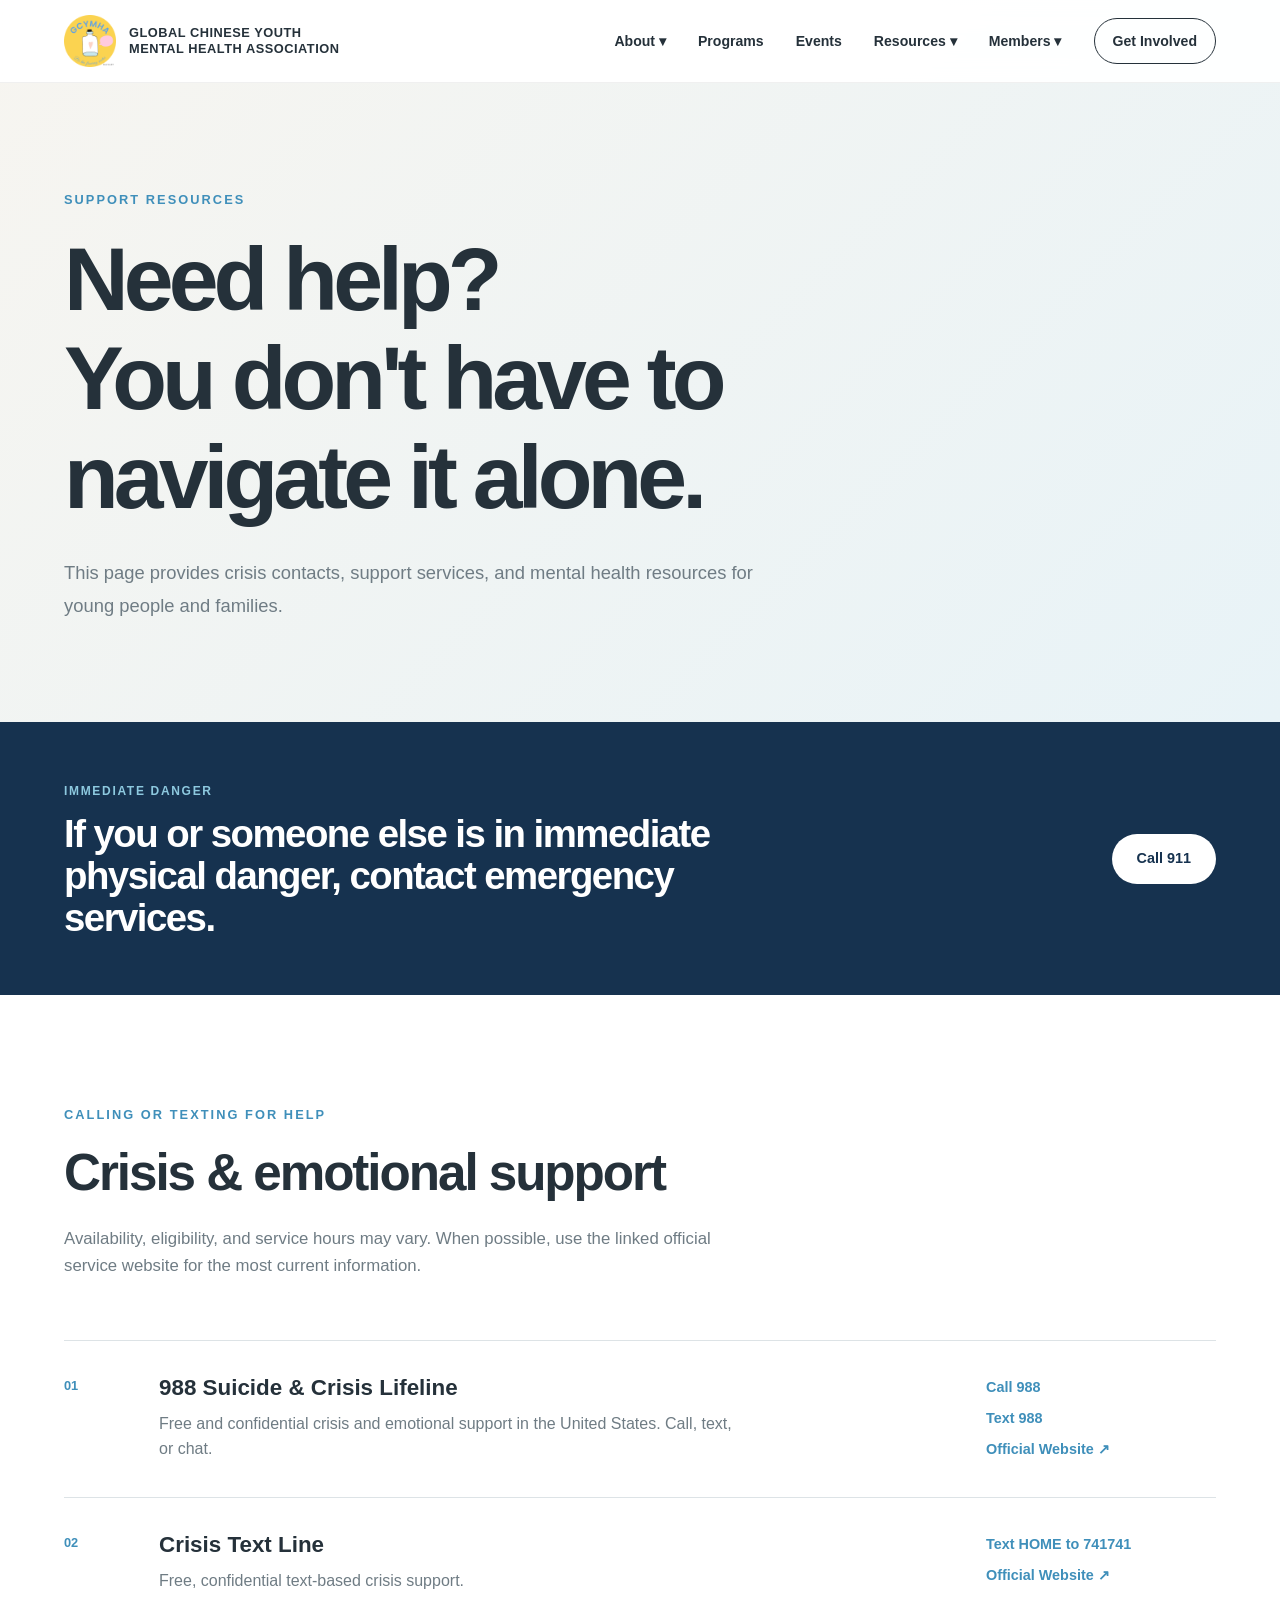
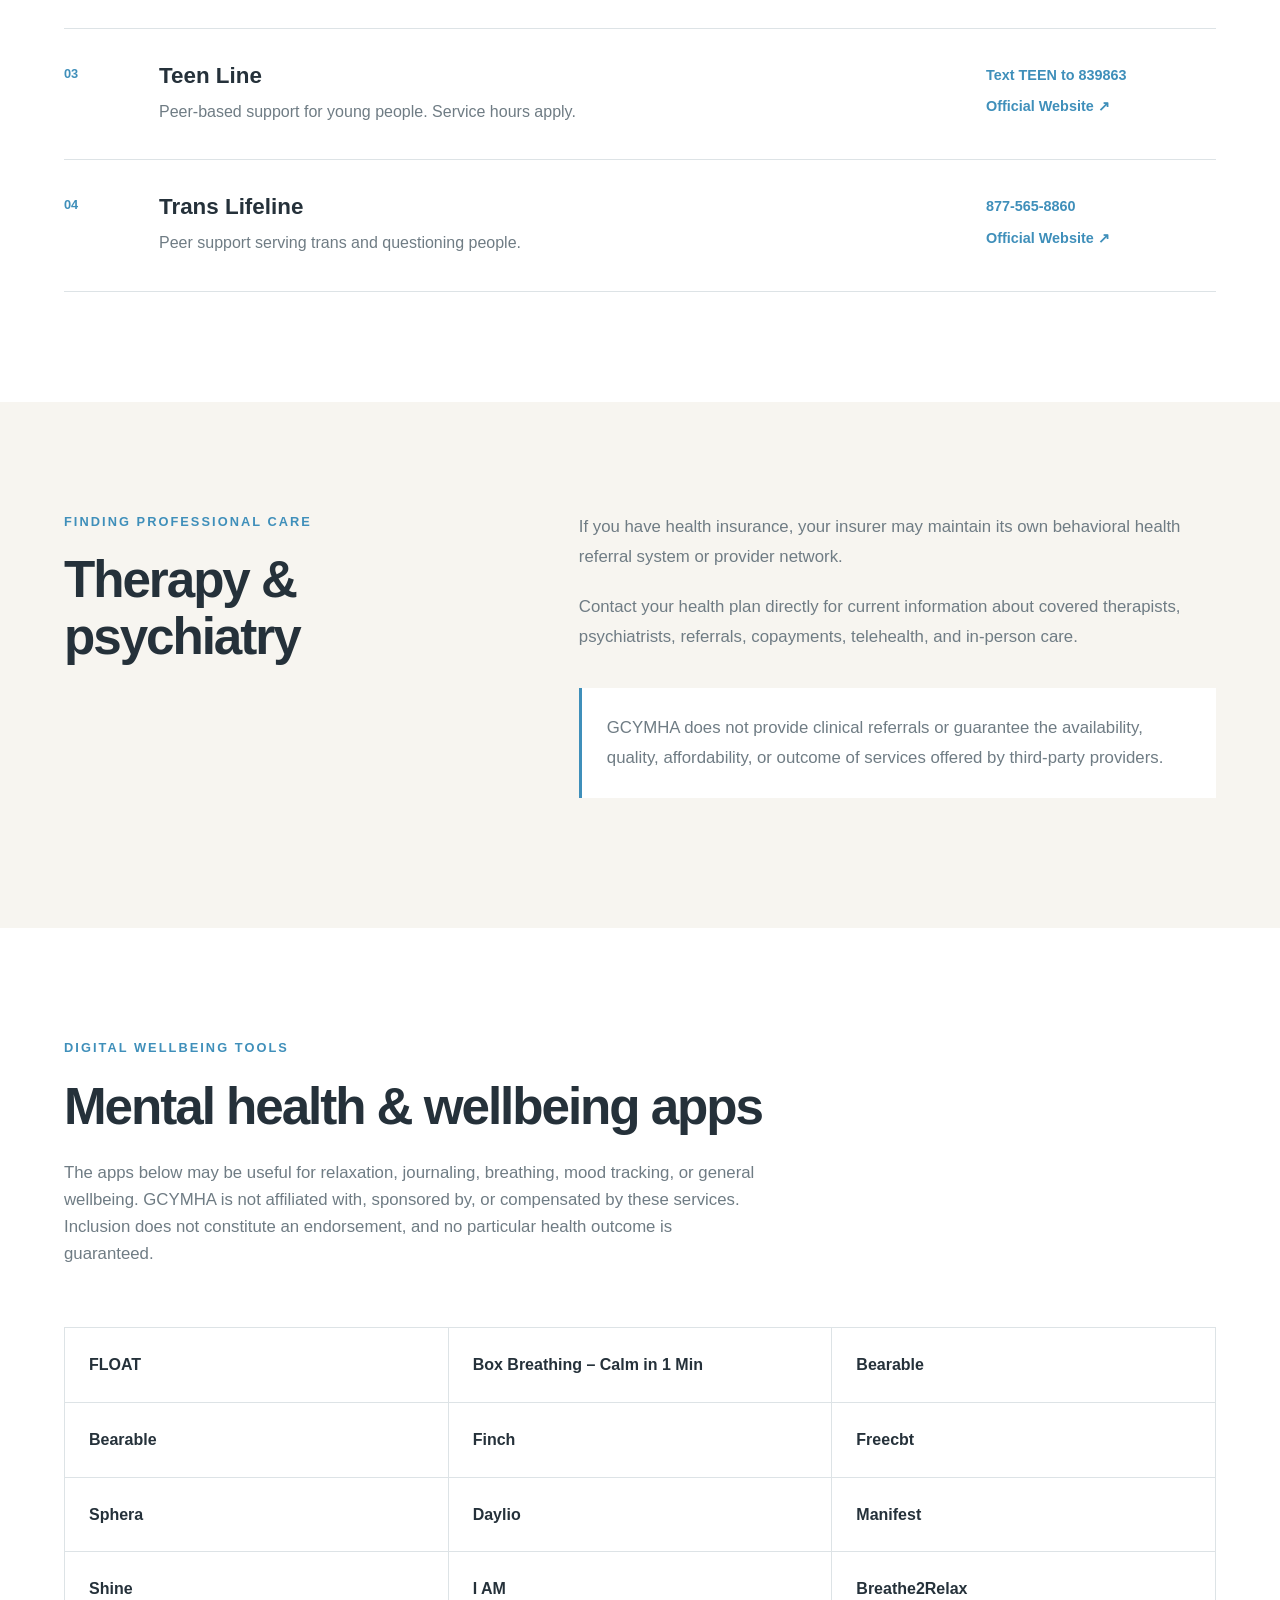
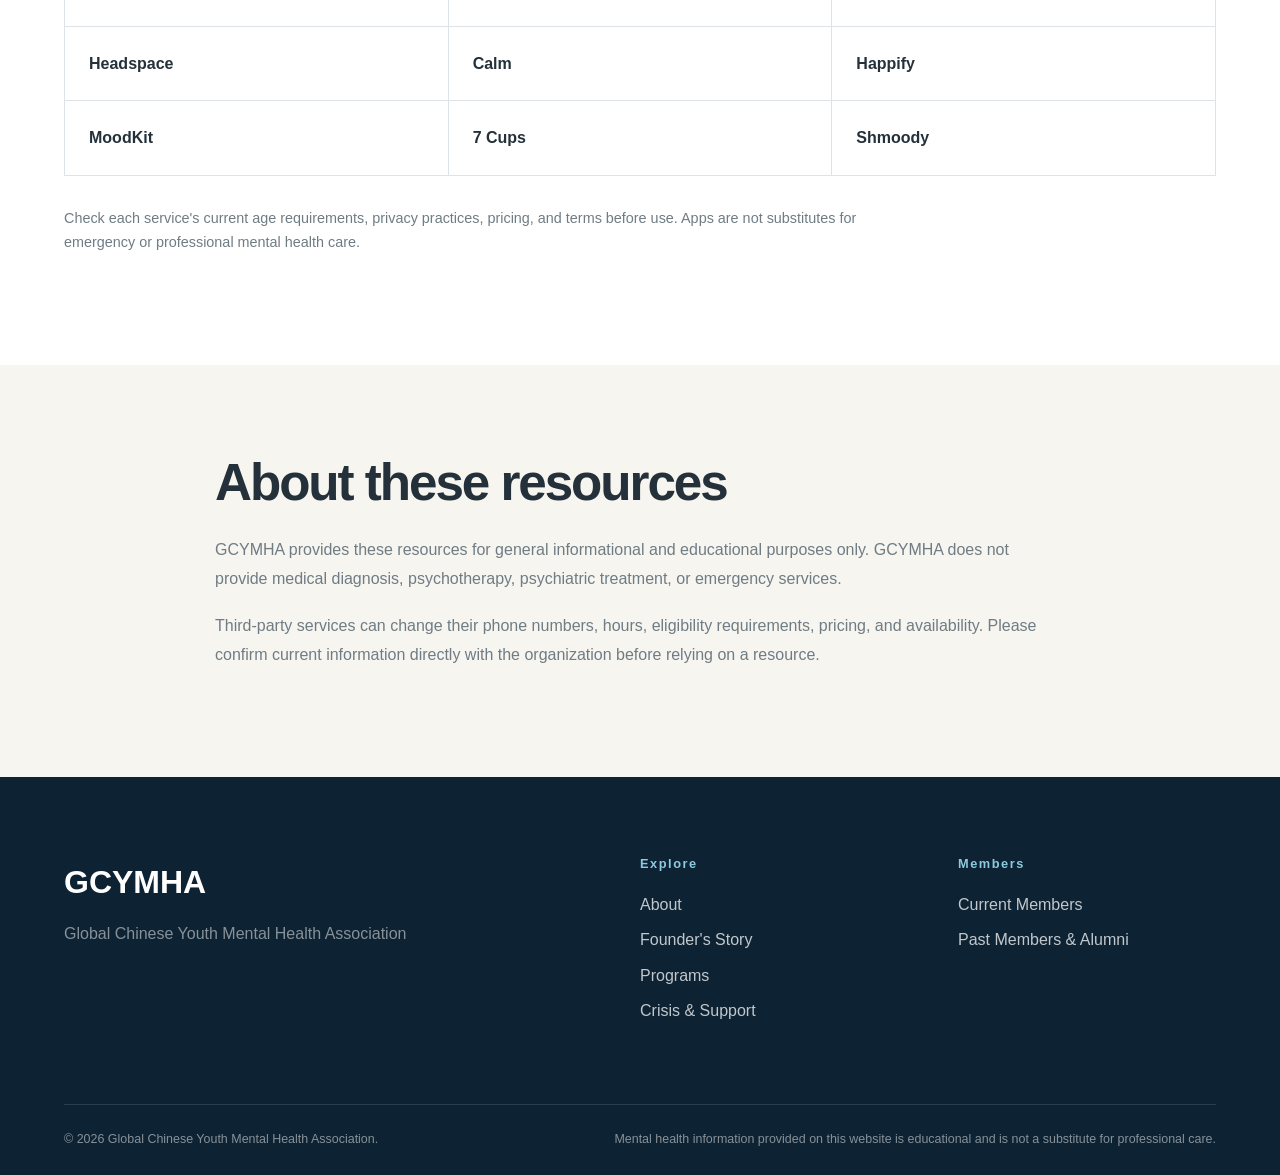
<file: crisis-support.html>
<!DOCTYPE html>
<html lang="en">

<head>
    <meta charset="UTF-8">

    <meta
        name="viewport"
        content="width=device-width, initial-scale=1.0"
    >

    <title>Crisis & Support Resources | GCYMHA</title>

    <meta
        name="description"
        content="Mental health crisis lines, support services, care resources, and wellbeing tools curated by the Global Chinese Youth Mental Health Association."
    >

    <link rel="stylesheet" href="styles.css">
</head>

<body>

    <!-- =========================
         NAVIGATION
    ========================== -->

    <header class="site-header">

        <nav class="navbar container">

            <a href="index.html" class="brand">

                <img
                    src="assets/images/logo.jpg"
                    alt="GCYMHA Logo"
                    class="brand-logo"
                >

                <span class="brand-text">
                    Global Chinese Youth
                    <br>
                    Mental Health Association
                </span>

            </a>


            <button
                class="menu-button"
                id="menuButton"
                aria-label="Open navigation menu"
                aria-expanded="false"
            >
                ☰
            </button>


            <div class="nav-links" id="navLinks">


                <!-- ABOUT -->

                <div class="nav-dropdown">

                    <button class="dropdown-button">
                        About ▾
                    </button>

                    <div class="dropdown-menu">

                        <a href="index.html#about">
                            Our Mission
                        </a>

                        <a href="founder-story.html">
                            Founder's Story
                        </a>

                    </div>

                </div>


                <a href="index.html#programs">
                    Programs
                </a>

                <a href="index.html#events">
                    Events
                </a>


                <!-- RESOURCES -->

                <div class="nav-dropdown">

                    <button class="dropdown-button">
                        Resources ▾
                    </button>

                    <div class="dropdown-menu">

                        <a href="index.html#resources">
                            Resource Overview
                        </a>

                        <a href="crisis-support.html">
                            Crisis & Support Services
                        </a>

                    </div>

                </div>


                <!-- MEMBERS -->

                <div class="nav-dropdown">

                    <button class="dropdown-button">
                        Members ▾
                    </button>

                    <div class="dropdown-menu">

                        <a href="current-members.html">
                            Current Members
                        </a>

                        <a href="past-members.html">
                            Past Members & Alumni
                        </a>

                    </div>

                </div>


                <a
                    href="index.html#contact"
                    class="nav-button"
                >
                    Get Involved
                </a>

            </div>

        </nav>

    </header>


    <main>


        <!-- =========================
             HERO
        ========================== -->

        <section class="support-hero">

            <div class="container">

                <p class="section-label">
                    SUPPORT RESOURCES
                </p>

                <h1>
                    Need help?
                    <br>
                    You don't have to navigate it alone.
                </h1>

                <p>
                    This page provides crisis contacts,
                    support services, and mental health
                    resources for young people and families.
                </p>

            </div>

        </section>


        <!-- =========================
             EMERGENCY NOTICE
        ========================== -->

        <section class="emergency-banner">

            <div class="container emergency-inner">

                <div>
                    <span>IMMEDIATE DANGER</span>

                    <h2>
                        If you or someone else is in immediate
                        physical danger, contact emergency services.
                    </h2>
                </div>

                <a
                    href="tel:911"
                    class="button button-white"
                >
                    Call 911
                </a>

            </div>

        </section>


        <!-- =========================
             CALL / TEXT
        ========================== -->

        <section class="section">

            <div class="container">

                <div class="support-heading">

                    <p class="section-label">
                        CALLING OR TEXTING FOR HELP
                    </p>

                    <h2>
                        Crisis & emotional support
                    </h2>

                    <p>
                        Availability, eligibility, and service
                        hours may vary. When possible, use the
                        linked official service website for the
                        most current information.
                    </p>

                </div>


                <div class="support-resource-list">


                    <!-- 988 -->

                    <article class="support-resource">

                        <div class="support-number">
                            01
                        </div>

                        <div>
                            <h3>
                                988 Suicide & Crisis Lifeline
                            </h3>

                            <p>
                                Free and confidential crisis and
                                emotional support in the United States.
                                Call, text, or chat.
                            </p>
                        </div>

                        <div class="support-actions">

                            <a href="tel:988">
                                Call 988
                            </a>

                            <a href="sms:988">
                                Text 988
                            </a>

                            <a
                                href="https://988lifeline.org/"
                                target="_blank"
                                rel="noopener noreferrer"
                            >
                                Official Website ↗
                            </a>

                        </div>

                    </article>


                    <!-- CRISIS TEXT LINE -->

                    <article class="support-resource">

                        <div class="support-number">
                            02
                        </div>

                        <div>
                            <h3>
                                Crisis Text Line
                            </h3>

                            <p>
                                Free, confidential text-based
                                crisis support.
                            </p>
                        </div>

                        <div class="support-actions">

                            <a href="sms:741741">
                                Text HOME to 741741
                            </a>

                            <a
                                href="https://www.crisistextline.org/"
                                target="_blank"
                                rel="noopener noreferrer"
                            >
                                Official Website ↗
                            </a>

                        </div>

                    </article>


                    <!-- TEEN LINE -->

                    <article class="support-resource">

                        <div class="support-number">
                            03
                        </div>

                        <div>
                            <h3>
                                Teen Line
                            </h3>

                            <p>
                                Peer-based support for young people.
                                Service hours apply.
                            </p>
                        </div>

                        <div class="support-actions">

                            <a href="sms:839863">
                                Text TEEN to 839863
                            </a>

                            <a
                                href="https://www.teenline.org/"
                                target="_blank"
                                rel="noopener noreferrer"
                            >
                                Official Website ↗
                            </a>

                        </div>

                    </article>


                    <!-- TRANS LIFELINE -->

                    <article class="support-resource">

                        <div class="support-number">
                            04
                        </div>

                        <div>
                            <h3>
                                Trans Lifeline
                            </h3>

                            <p>
                                Peer support serving trans and
                                questioning people.
                            </p>
                        </div>

                        <div class="support-actions">

                            <a href="tel:+18775658860">
                                877-565-8860
                            </a>

                            <a
                                href="https://translifeline.org/hotline/"
                                target="_blank"
                                rel="noopener noreferrer"
                            >
                                Official Website ↗
                            </a>

                        </div>

                    </article>


                </div>

            </div>

        </section>


        <!-- =========================
             PROFESSIONAL CARE
        ========================== -->

        <section class="section soft-background">

            <div class="container support-two-column">

                <div>

                    <p class="section-label">
                        FINDING PROFESSIONAL CARE
                    </p>

                    <h2>
                        Therapy & psychiatry
                    </h2>

                </div>


                <div>

                    <p>
                        If you have health insurance, your insurer
                        may maintain its own behavioral health
                        referral system or provider network.
                    </p>

                    <p>
                        Contact your health plan directly for
                        current information about covered therapists,
                        psychiatrists, referrals, copayments,
                        telehealth, and in-person care.
                    </p>

                    <p class="support-note">
                        GCYMHA does not provide clinical referrals
                        or guarantee the availability, quality,
                        affordability, or outcome of services
                        offered by third-party providers.
                    </p>

                </div>

            </div>

        </section>


        <!-- =========================
             APPS
        ========================== -->

        <section class="section">

            <div class="container">

                <div class="support-heading">

                    <p class="section-label">
                        DIGITAL WELLBEING TOOLS
                    </p>

                    <h2>
                        Mental health & wellbeing apps
                    </h2>

                    <p>
                        The apps below may be useful for relaxation,
                        journaling, breathing, mood tracking, or
                        general wellbeing. GCYMHA is not affiliated
                        with, sponsored by, or compensated by these
                        services. Inclusion does not constitute an
                        endorsement, and no particular health outcome
                        is guaranteed.
                    </p>

                </div>


                <div class="app-grid">

                    <div>FLOAT</div>
                    <div>Box Breathing – Calm in 1 Min</div>
                    <div>Bearable</div>
                    <div>Bearable</div>
                    <div>Finch</div>
                    <div>Freecbt</div>
                    <div> Sphera</div>
                    <div> Daylio</div>
                    <div> Manifest</div>
                    <div>Shine</div>
                    <div>I AM</div>
                    <div>Breathe2Relax</div>
                    <div>Headspace</div>
                    <div>Calm</div>
                    <div>Happify</div>
                    <div>MoodKit</div>
                    <div>7 Cups</div>
                    <div>Shmoody</div>

                </div>


                <p class="app-disclaimer">
                    Check each service's current age requirements,
                    privacy practices, pricing, and terms before use.
                    Apps are not substitutes for emergency or
                    professional mental health care.
                </p>

            </div>

        </section>


        <!-- =========================
             DISCLAIMER
        ========================== -->

        <section class="support-disclaimer">

            <div class="container">

                <h2>
                    About these resources
                </h2>

                <p>
                    GCYMHA provides these resources for general
                    informational and educational purposes only.
                    GCYMHA does not provide medical diagnosis,
                    psychotherapy, psychiatric treatment, or
                    emergency services.
                </p>

                <p>
                    Third-party services can change their phone
                    numbers, hours, eligibility requirements,
                    pricing, and availability. Please confirm
                    current information directly with the
                    organization before relying on a resource.
                </p>

            </div>

        </section>


    </main>


    <!-- =========================
         FOOTER
    ========================== -->

    <footer class="footer">

        <div class="container footer-grid">

            <div>

                <a href="index.html" class="footer-brand">
                    GCYMHA
                </a>

                <p>
                    Global Chinese Youth Mental Health Association
                </p>

            </div>


            <div>

                <h3>
                    Explore
                </h3>

                <a href="index.html#about">
                    About
                </a>

                <a href="founder-story.html">
                    Founder's Story
                </a>

                <a href="index.html#programs">
                    Programs
                </a>

                <a href="crisis-support.html">
                    Crisis & Support
                </a>

            </div>


            <div>

                <h3>
                    Members
                </h3>

                <a href="current-members.html">
                    Current Members
                </a>

                <a href="past-members.html">
                    Past Members & Alumni
                </a>

            </div>

        </div>


        <div class="container footer-bottom">

            <p>
                © <span id="year"></span>
                Global Chinese Youth Mental Health Association.
            </p>

            <p>
                Mental health information provided on this website
                is educational and is not a substitute for
                professional care.
            </p>

        </div>

    </footer>


    <script src="script.js"></script>

</body>

</html>
</file>
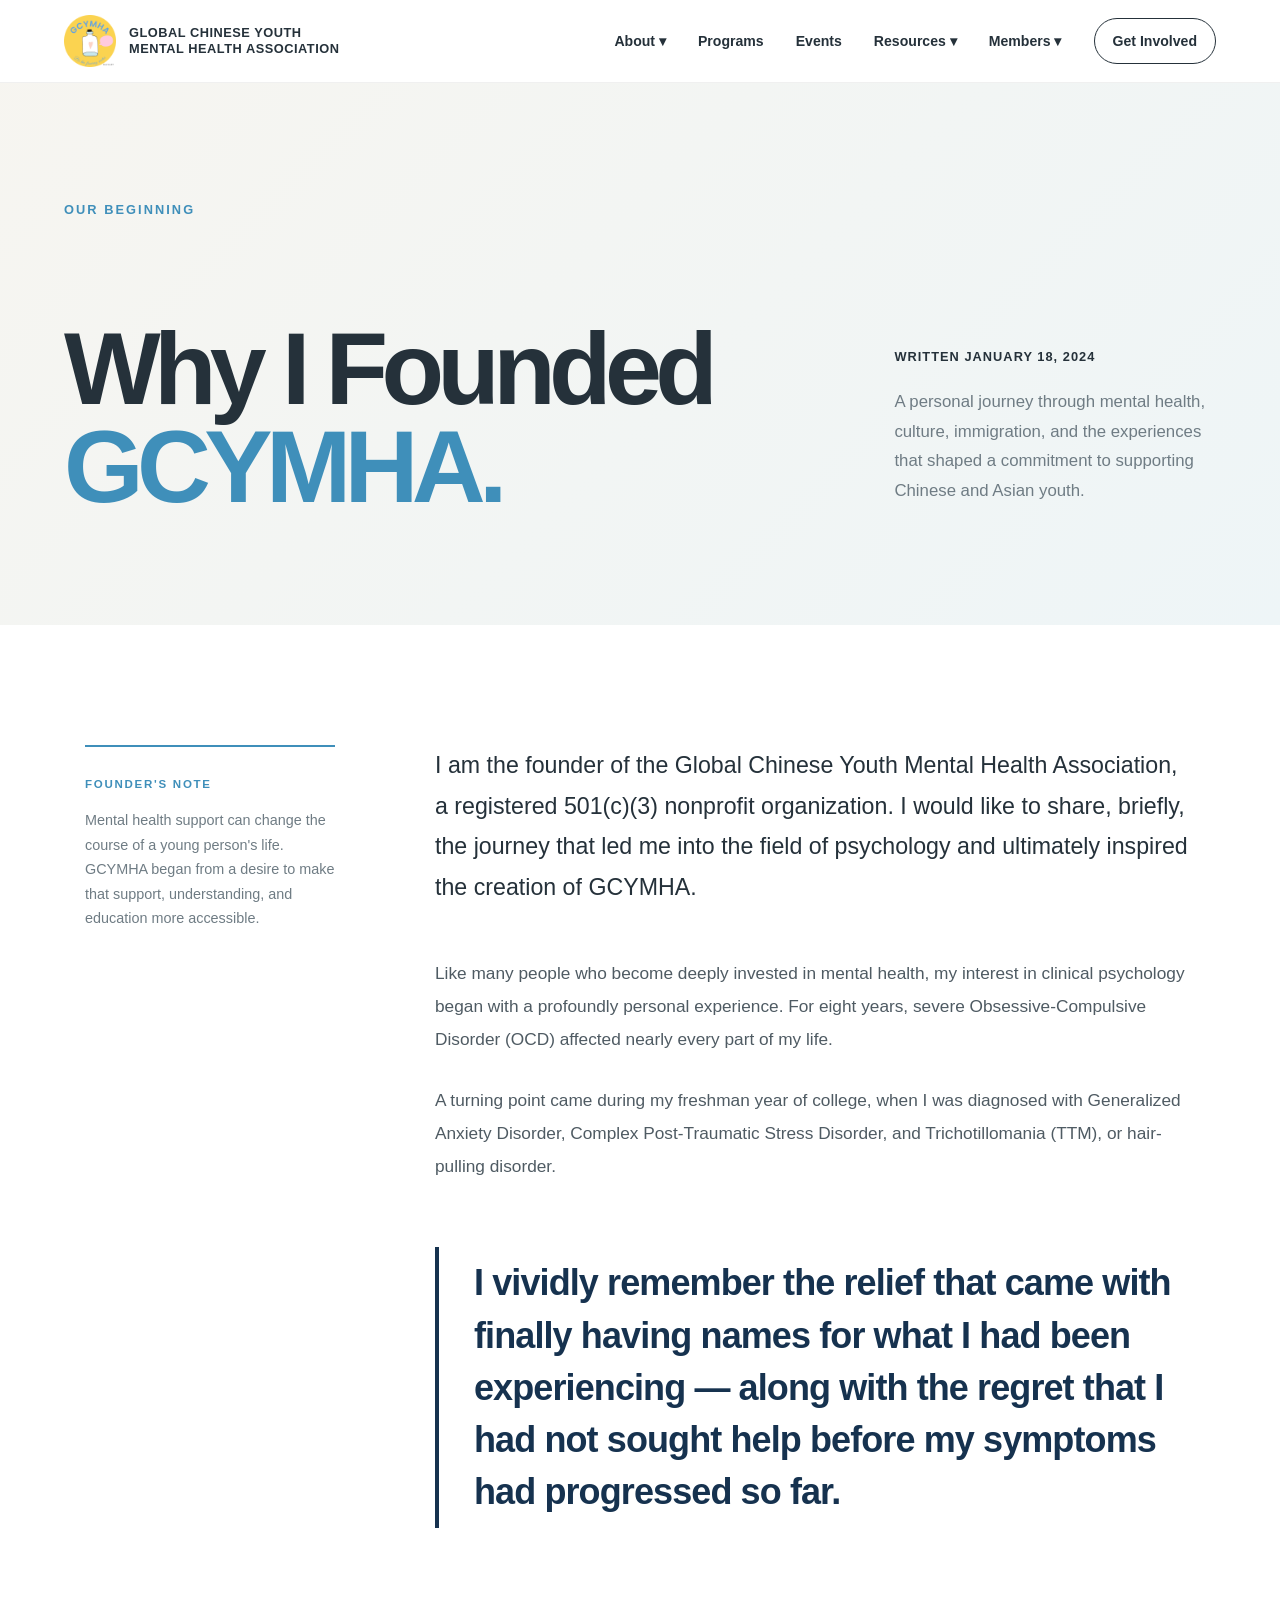
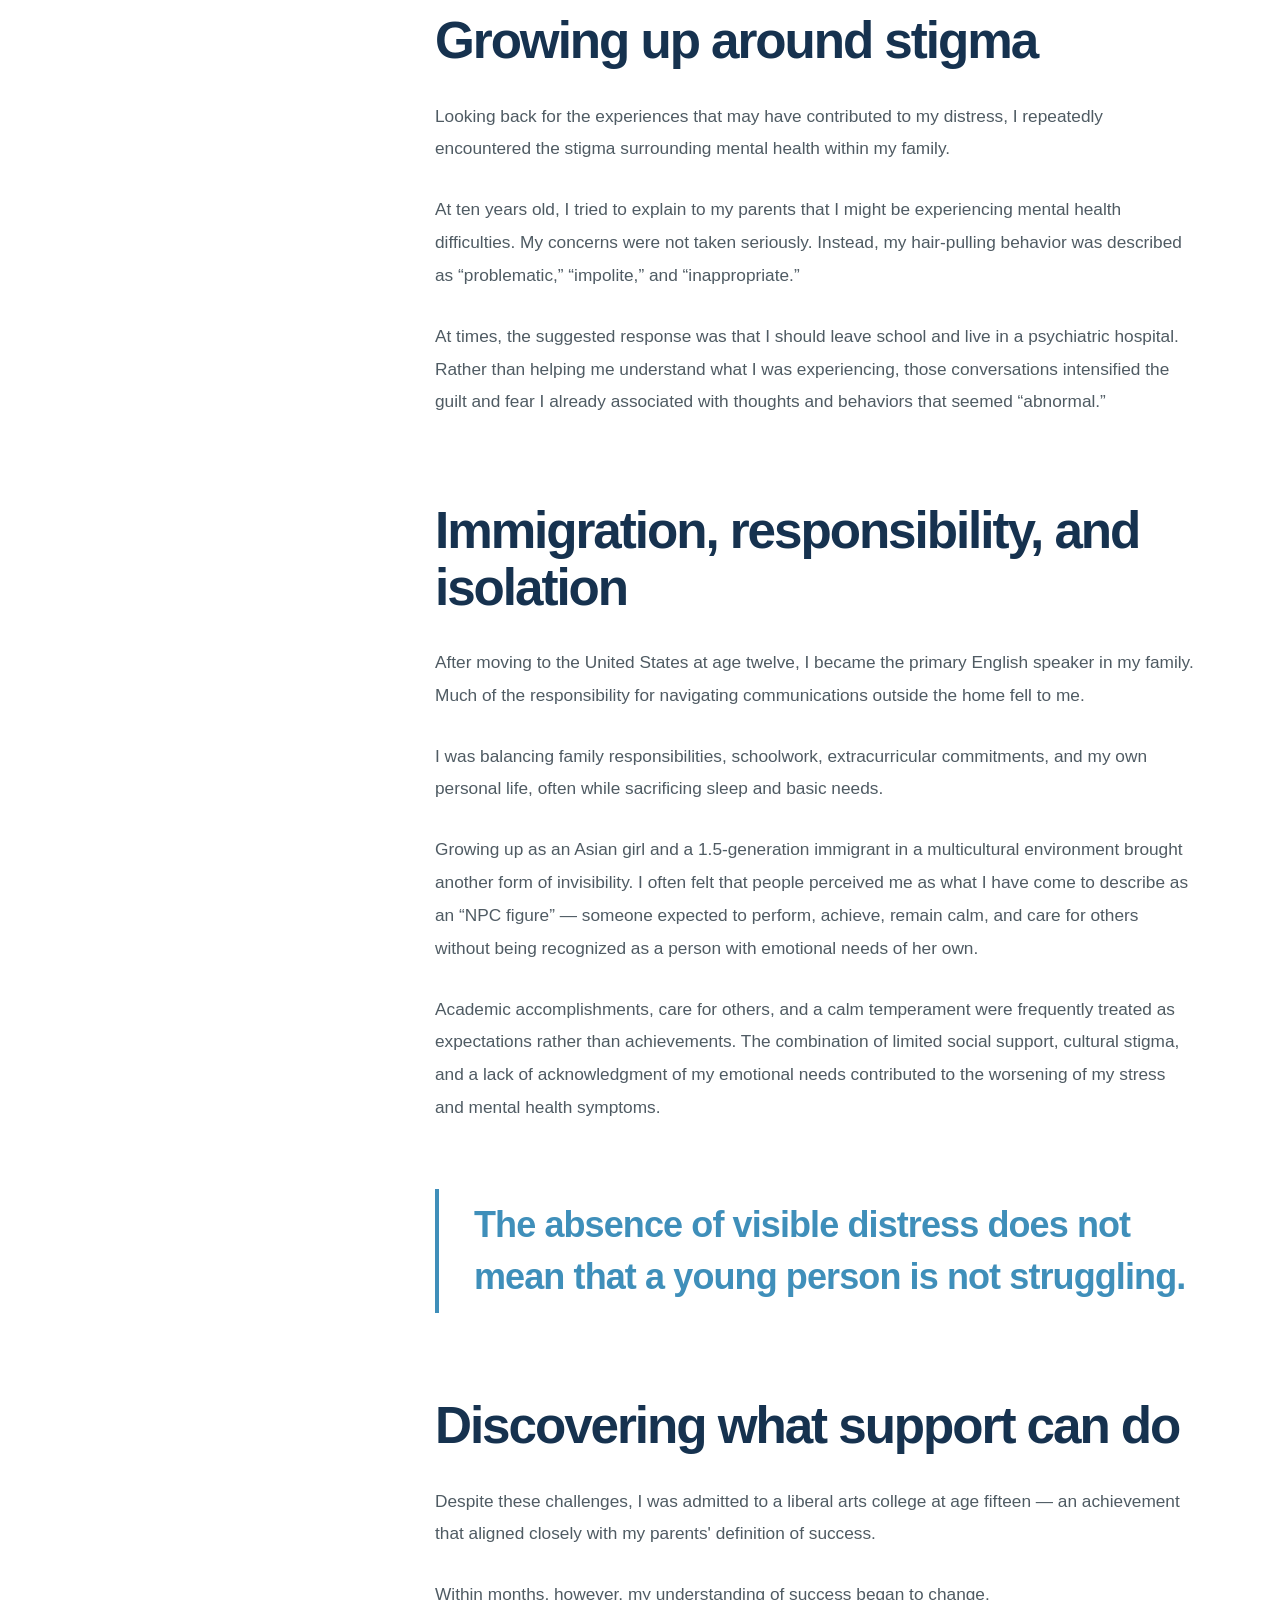
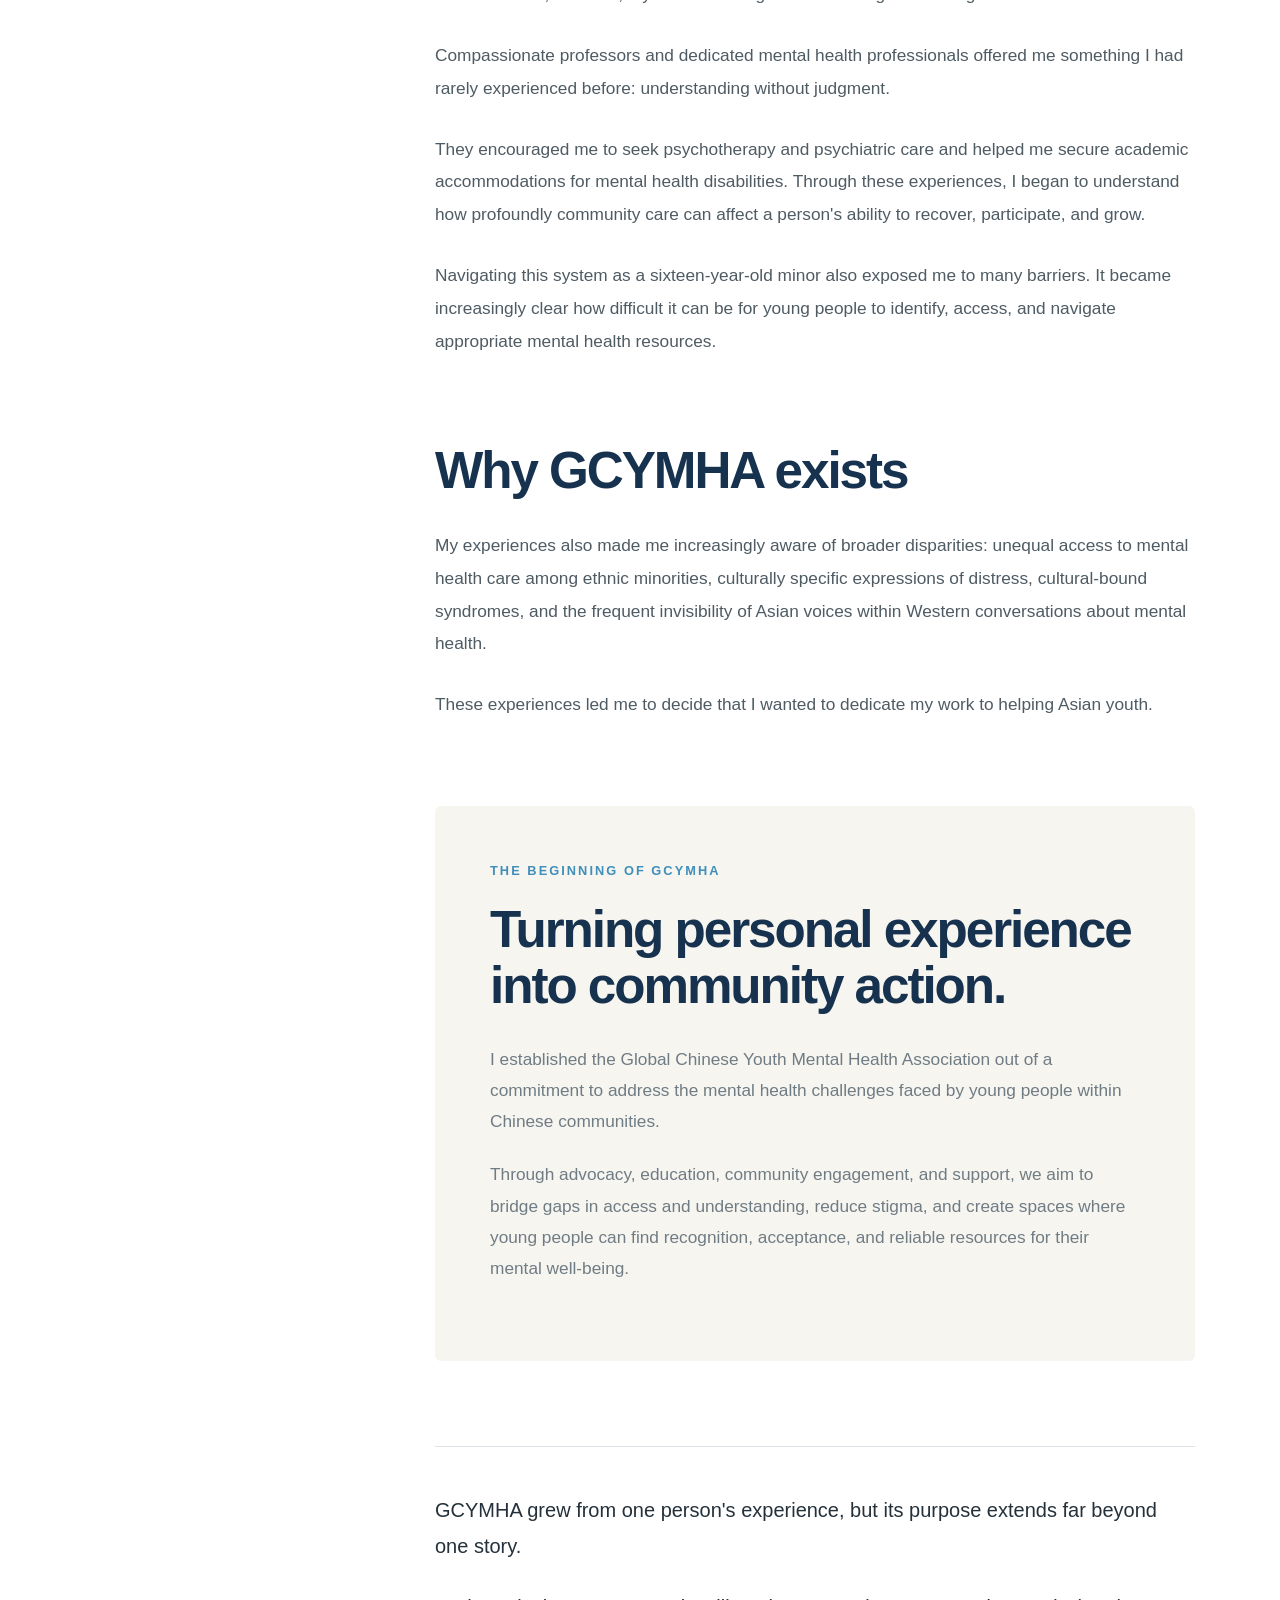
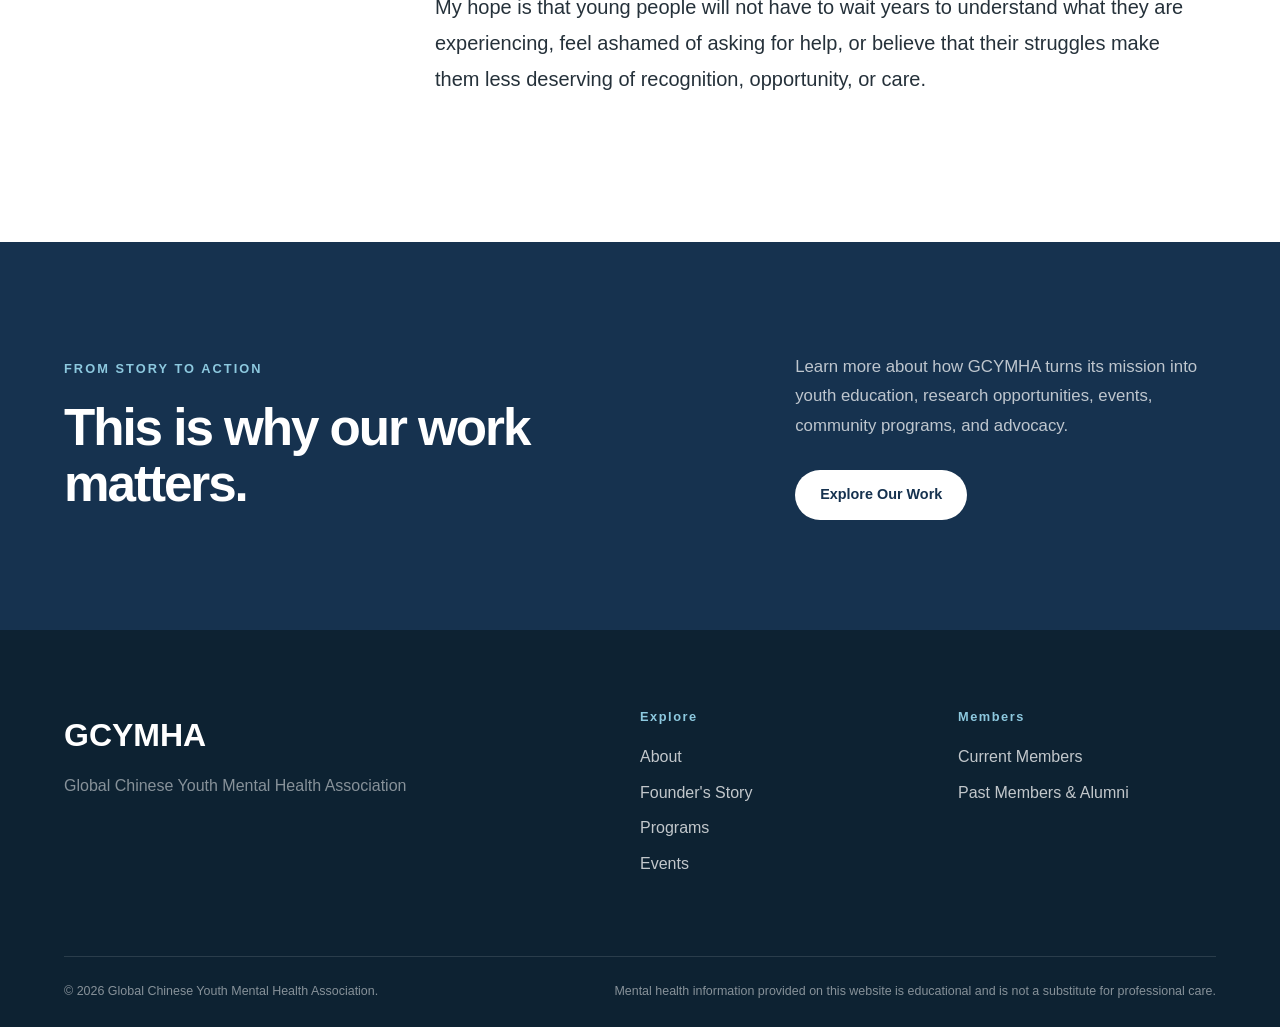
<file: founder-story.html>
<!DOCTYPE html>
<html lang="en">

<head>
    <meta charset="UTF-8">

    <meta
        name="viewport"
        content="width=device-width, initial-scale=1.0"
    >

    <title>Founder's Story | GCYMHA</title>

    <meta
        name="description"
        content="Read the founder's story behind the Global Chinese Youth Mental Health Association and the personal experiences that inspired its mission."
    >

    <link rel="stylesheet" href="styles.css">
</head>


<body>

    <!-- =========================
         NAVIGATION
    ========================== -->

    <header class="site-header">

        <nav class="navbar container">

            <a href="index.html" class="brand">

                <img
                    src="assets/images/logo.jpg"
                    alt="GCYMHA Logo"
                    class="brand-logo"
                >

                <span class="brand-text">
                    Global Chinese Youth
                    <br>
                    Mental Health Association
                </span>

            </a>


            <button
                class="menu-button"
                id="menuButton"
                aria-label="Open navigation menu"
                aria-expanded="false"
            >
                ☰
            </button>


            <div class="nav-links" id="navLinks">


                <!-- ABOUT DROPDOWN -->

                <div class="nav-dropdown">

                    <button class="dropdown-button">
                        About ▾
                    </button>

                    <div class="dropdown-menu">

                        <a href="index.html#about">
                            Our Mission
                        </a>

                        <a href="founder-story.html">
                            Founder's Story
                        </a>

                    </div>

                </div>


                <a href="index.html#programs">
                    Programs
                </a>

                <a href="index.html#events">
                    Events
                </a>

                <!-- RESOURCES DROPDOWN -->

<div class="nav-dropdown">

    <button class="dropdown-button">
        Resources ▾
    </button>

    <div class="dropdown-menu">

        <a href="index.html#resources">
            Resource Overview
        </a>

        <a href="volunteer-opportunities.html">
            Volunteer Opportunities
        </a>

        <a href="crisis-support.html">
            Crisis & Support Services
        </a>

    </div>

</div>


                <!-- MEMBERS DROPDOWN -->

                <div class="nav-dropdown">

                    <button class="dropdown-button">
                        Members ▾
                    </button>

                    <div class="dropdown-menu">

                        <a href="current-members.html">
                            Current Members
                        </a>

                        <a href="past-members.html">
                            Past Members & Alumni
                        </a>

                    </div>

                </div>


                <a
                    href="index.html#contact"
                    class="nav-button"
                >
                    Get Involved
                </a>

            </div>

        </nav>

    </header>


    <main>


        <!-- =========================
             STORY HERO
        ========================== -->

        <section class="story-hero">

            <div class="container story-hero-inner">

                <p class="section-label">
                    OUR BEGINNING
                </p>

                <h1>
                    Why I Founded
                    <br>
                    <span>GCYMHA.</span>
                </h1>

                <div class="story-intro">

                    <p class="story-date">
                        Written January 18, 2024
                    </p>

                    <p>
                        A personal journey through mental health,
                        culture, immigration, and the experiences
                        that shaped a commitment to supporting
                        Chinese and Asian youth.
                    </p>

                </div>

            </div>

        </section>


        <!-- =========================
             STORY BODY
        ========================== -->

        <section class="story-section">

            <div class="container story-layout">


                <!-- LEFT SIDEBAR -->

                <aside class="story-sidebar">

                    <p class="story-sidebar-label">
                        FOUNDER'S NOTE
                    </p>

                    <p>
                        Mental health support can change the course
                        of a young person's life. GCYMHA began from
                        a desire to make that support, understanding,
                        and education more accessible.
                    </p>

                </aside>


                <!-- MAIN STORY -->

                <article class="story-article">


                    <p class="story-lead">
                        I am the founder of the Global Chinese Youth
                        Mental Health Association, a registered
                        501(c)(3) nonprofit organization. I would like
                        to share, briefly, the journey that led me
                        into the field of psychology and ultimately
                        inspired the creation of GCYMHA.
                    </p>


                    <p>
                        Like many people who become deeply invested in
                        mental health, my interest in clinical
                        psychology began with a profoundly personal
                        experience. For eight years, severe
                        Obsessive-Compulsive Disorder (OCD) affected
                        nearly every part of my life.
                    </p>


                    <p>
                        A turning point came during my freshman year
                        of college, when I was diagnosed with
                        Generalized Anxiety Disorder, Complex
                        Post-Traumatic Stress Disorder, and
                        Trichotillomania (TTM), or hair-pulling
                        disorder.
                    </p>


                    <blockquote class="story-quote">
                        <p>
                            I vividly remember the relief that came
                            with finally having names for what I had
                            been experiencing — along with the regret
                            that I had not sought help before my
                            symptoms had progressed so far.
                        </p>
                    </blockquote>


                    <h2>
                        Growing up around stigma
                    </h2>


                    <p>
                        Looking back for the experiences that may have
                        contributed to my distress, I repeatedly
                        encountered the stigma surrounding mental
                        health within my family.
                    </p>


                    <p>
                        At ten years old, I tried to explain to my
                        parents that I might be experiencing mental
                        health difficulties. My concerns were not
                        taken seriously. Instead, my hair-pulling
                        behavior was described as “problematic,”
                        “impolite,” and “inappropriate.”
                    </p>


                    <p>
                        At times, the suggested response was that I
                        should leave school and live in a psychiatric
                        hospital. Rather than helping me understand
                        what I was experiencing, those conversations
                        intensified the guilt and fear I already
                        associated with thoughts and behaviors that
                        seemed “abnormal.”
                    </p>


                    <h2>
                        Immigration, responsibility, and isolation
                    </h2>


                    <p>
                        After moving to the United States at age
                        twelve, I became the primary English speaker
                        in my family. Much of the responsibility for
                        navigating communications outside the home
                        fell to me.
                    </p>


                    <p>
                        I was balancing family responsibilities,
                        schoolwork, extracurricular commitments, and
                        my own personal life, often while sacrificing
                        sleep and basic needs.
                    </p>


                    <p>
                        Growing up as an Asian girl and a 1.5-generation
                        immigrant in a multicultural environment
                        brought another form of invisibility. I often
                        felt that people perceived me as what I have
                        come to describe as an “NPC figure” — someone
                        expected to perform, achieve, remain calm, and
                        care for others without being recognized as a
                        person with emotional needs of her own.
                    </p>


                    <p>
                        Academic accomplishments, care for others, and
                        a calm temperament were frequently treated as
                        expectations rather than achievements. The
                        combination of limited social support,
                        cultural stigma, and a lack of acknowledgment
                        of my emotional needs contributed to the
                        worsening of my stress and mental health
                        symptoms.
                    </p>


                    <blockquote class="story-quote story-quote-blue">
                        <p>
                            The absence of visible distress does not
                            mean that a young person is not struggling.
                        </p>
                    </blockquote>


                    <h2>
                        Discovering what support can do
                    </h2>


                    <p>
                        Despite these challenges, I was admitted to a
                        liberal arts college at age fifteen — an
                        achievement that aligned closely with my
                        parents' definition of success.
                    </p>


                    <p>
                        Within months, however, my understanding of
                        success began to change.
                    </p>


                    <p>
                        Compassionate professors and dedicated mental
                        health professionals offered me something I
                        had rarely experienced before: understanding
                        without judgment.
                    </p>


                    <p>
                        They encouraged me to seek psychotherapy and
                        psychiatric care and helped me secure academic
                        accommodations for mental health disabilities.
                        Through these experiences, I began to
                        understand how profoundly community care can
                        affect a person's ability to recover,
                        participate, and grow.
                    </p>


                    <p>
                        Navigating this system as a sixteen-year-old
                        minor also exposed me to many barriers. It
                        became increasingly clear how difficult it can
                        be for young people to identify, access, and
                        navigate appropriate mental health resources.
                    </p>


                    <h2>
                        Why GCYMHA exists
                    </h2>


                    <p>
                        My experiences also made me increasingly aware
                        of broader disparities: unequal access to
                        mental health care among ethnic minorities,
                        culturally specific expressions of distress,
                        cultural-bound syndromes, and the frequent
                        invisibility of Asian voices within Western
                        conversations about mental health.
                    </p>


                    <p>
                        These experiences led me to decide that I
                        wanted to dedicate my work to helping Asian
                        youth.
                    </p>


                    <div class="story-mission">

                        <p class="section-label">
                            THE BEGINNING OF GCYMHA
                        </p>

                        <h2>
                            Turning personal experience into
                            community action.
                        </h2>

                        <p>
                            I established the Global Chinese Youth
                            Mental Health Association out of a
                            commitment to address the mental health
                            challenges faced by young people within
                            Chinese communities.
                        </p>

                        <p>
                            Through advocacy, education, community
                            engagement, and support, we aim to bridge
                            gaps in access and understanding, reduce
                            stigma, and create spaces where young
                            people can find recognition, acceptance,
                            and reliable resources for their mental
                            well-being.
                        </p>

                    </div>


                    <div class="story-ending">

                        <p>
                            GCYMHA grew from one person's experience,
                            but its purpose extends far beyond one
                            story.
                        </p>

                        <p>
                            My hope is that young people will not have
                            to wait years to understand what they are
                            experiencing, feel ashamed of asking for
                            help, or believe that their struggles make
                            them less deserving of recognition,
                            opportunity, or care.
                        </p>

                    </div>


                </article>

            </div>

        </section>


        <!-- =========================
             NEXT STEP
        ========================== -->

        <section class="story-next">

            <div class="container story-next-inner">

                <div>

                    <p class="section-label light-label">
                        FROM STORY TO ACTION
                    </p>

                    <h2>
                        This is why our work matters.
                    </h2>

                </div>


                <div>

                    <p>
                        Learn more about how GCYMHA turns its mission
                        into youth education, research opportunities,
                        events, community programs, and advocacy.
                    </p>

                    <a
                        href="index.html#programs"
                        class="button button-white"
                    >
                        Explore Our Work
                    </a>

                </div>

            </div>

        </section>


    </main>


    <!-- =========================
         FOOTER
    ========================== -->

    <footer class="footer">

        <div class="container footer-grid">

            <div>

                <a href="index.html" class="footer-brand">
                    GCYMHA
                </a>

                <p>
                    Global Chinese Youth Mental Health Association
                </p>

            </div>


            <div>

                <h3>
                    Explore
                </h3>

                <a href="index.html#about">
                    About
                </a>

                <a href="founder-story.html">
                    Founder's Story
                </a>

                <a href="index.html#programs">
                    Programs
                </a>

                <a href="index.html#events">
                    Events
                </a>

            </div>


            <div>

                <h3>
                    Members
                </h3>

                <a href="current-members.html">
                    Current Members
                </a>

                <a href="past-members.html">
                    Past Members & Alumni
                </a>

            </div>

        </div>


        <div class="container footer-bottom">

            <p>
                © <span id="year"></span>
                Global Chinese Youth Mental Health Association.
            </p>

            <p>
                Mental health information provided on this website
                is educational and is not a substitute for
                professional care.
            </p>

        </div>

    </footer>


    <script src="script.js"></script>

</body>

</html>
</file>
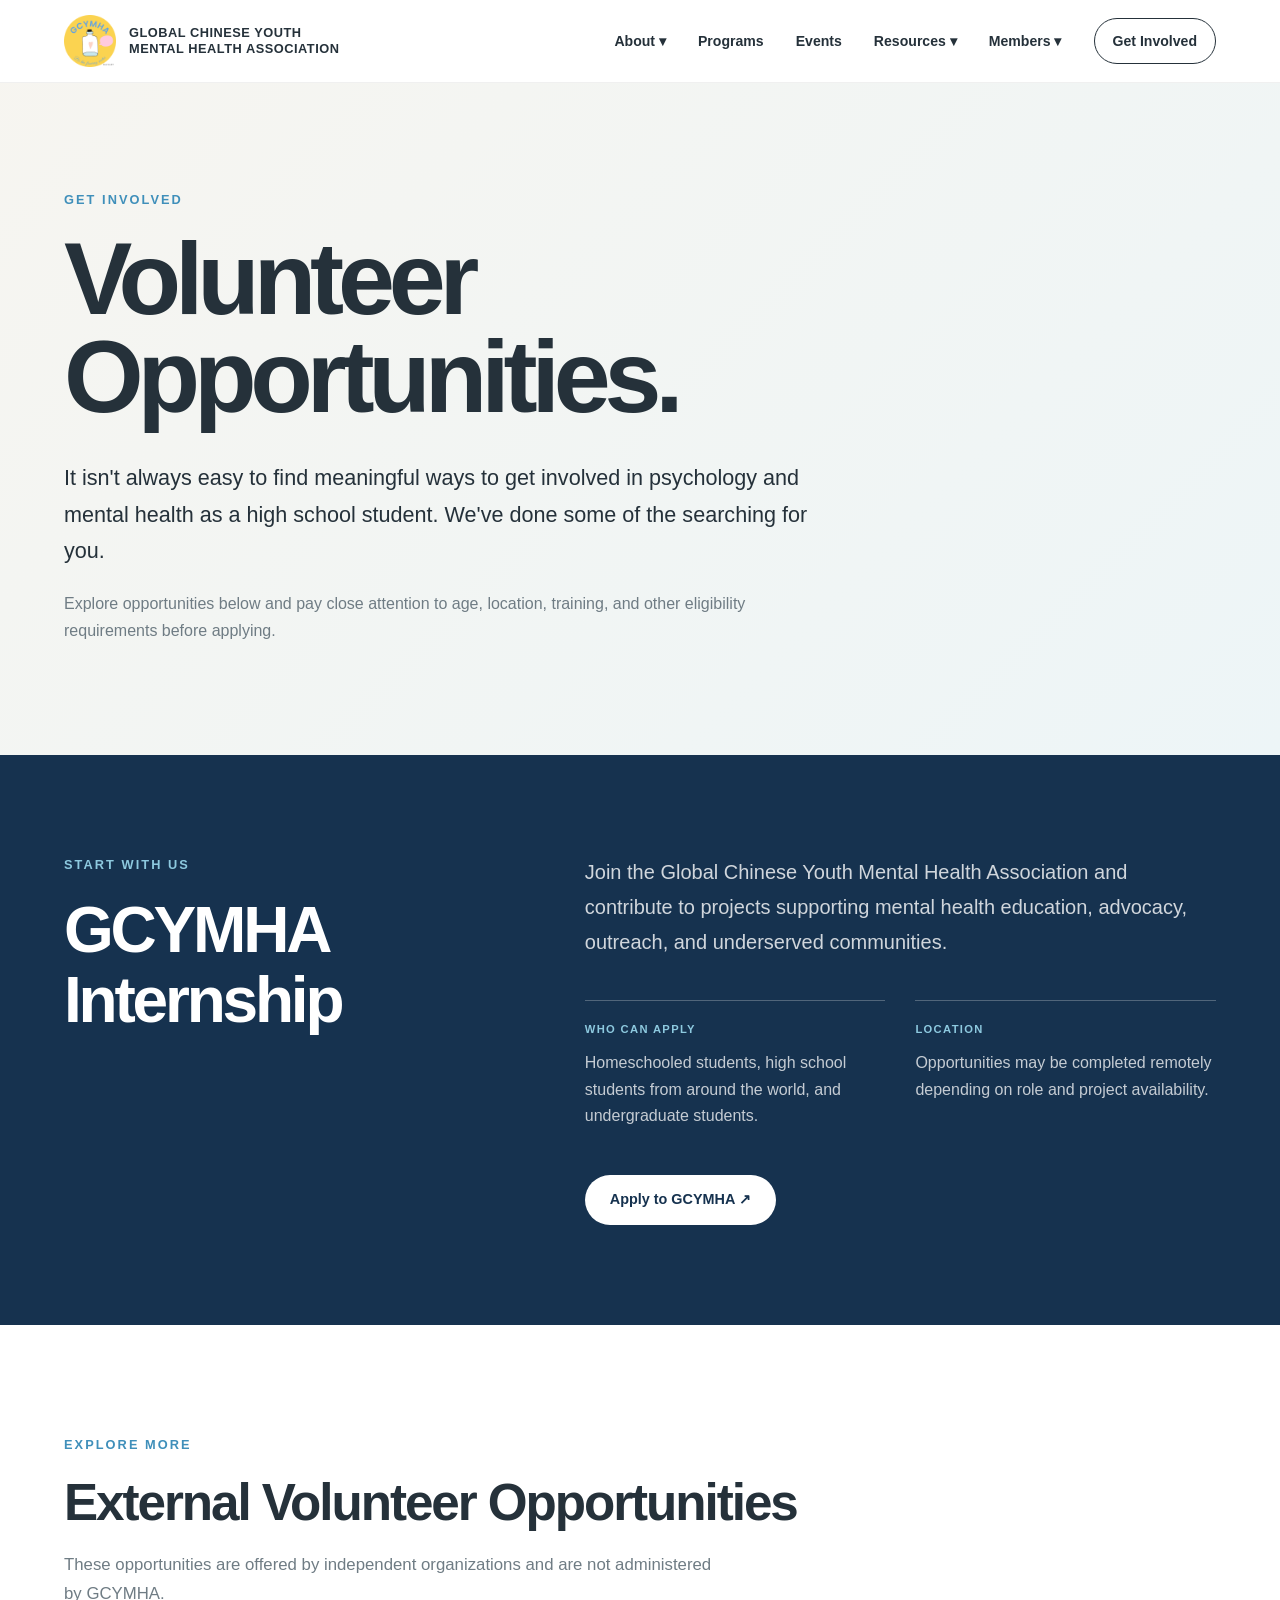
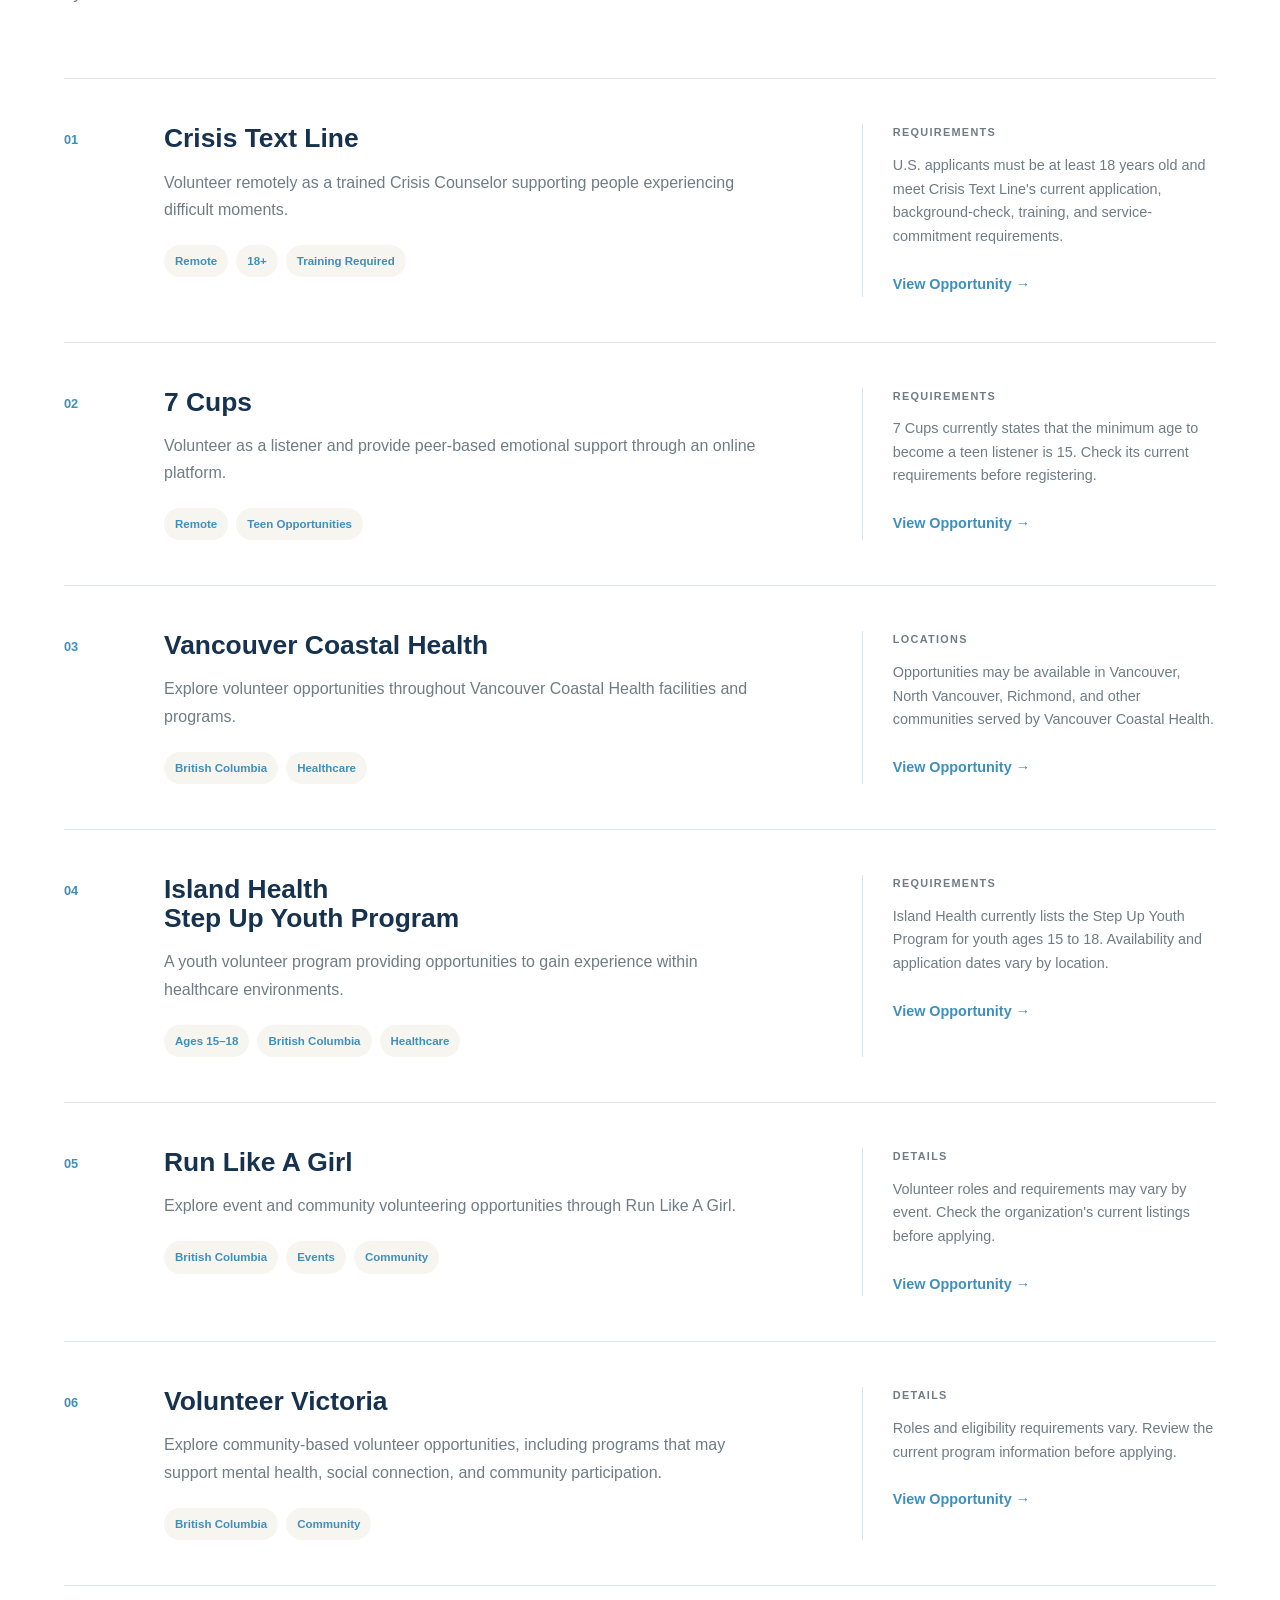
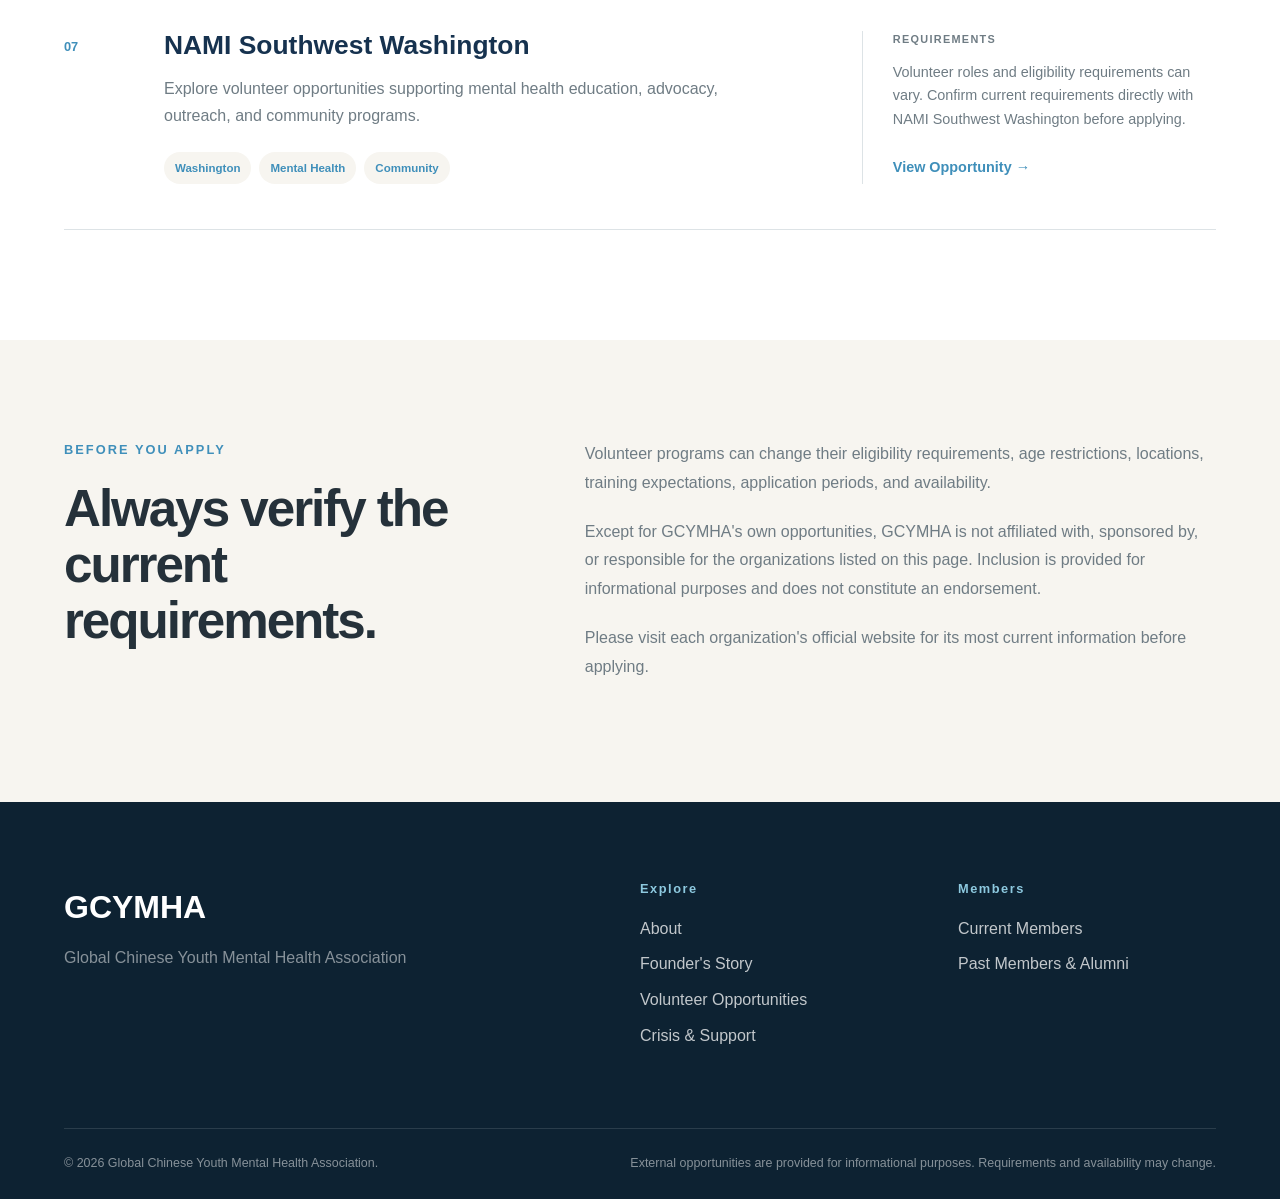
<file: volunteer-opportunities.html>
<!DOCTYPE html>
<html lang="en">

<head>

    <meta charset="UTF-8">

    <meta
        name="viewport"
        content="width=device-width, initial-scale=1.0"
    >

    <title>
        Volunteer Opportunities | GCYMHA
    </title>

    <meta
        name="description"
        content="Explore psychology, mental health, community service, and youth volunteer opportunities curated by the Global Chinese Youth Mental Health Association."
    >

    <link rel="stylesheet" href="styles.css">

</head>


<body>


    <!-- =========================
         NAVIGATION
    ========================== -->

    <header class="site-header">

        <nav class="navbar container">


            <a href="index.html" class="brand">

                <img
                    src="assets/images/logo.jpg"
                    alt="GCYMHA Logo"
                    class="brand-logo"
                >

                <span class="brand-text">
                    Global Chinese Youth
                    <br>
                    Mental Health Association
                </span>

            </a>


            <button
                class="menu-button"
                id="menuButton"
                aria-label="Open navigation menu"
                aria-expanded="false"
            >
                ☰
            </button>


            <div class="nav-links" id="navLinks">


                <!-- ABOUT -->

                <div class="nav-dropdown">

                    <button class="dropdown-button">
                        About ▾
                    </button>

                    <div class="dropdown-menu">

                        <a href="index.html#about">
                            Our Mission
                        </a>

                        <a href="founder-story.html">
                            Founder's Story
                        </a>

                    </div>

                </div>


                <a href="index.html#programs">
                    Programs
                </a>


                <a href="index.html#events">
                    Events
                </a>


                <!-- RESOURCES -->

                <div class="nav-dropdown">

                    <button class="dropdown-button">
                        Resources ▾
                    </button>

                    <div class="dropdown-menu">

                        <a href="index.html#resources">
                            Resource Overview
                        </a>

                        <a href="volunteer-opportunities.html">
                            Volunteer Opportunities
                        </a>

                        <a href="crisis-support.html">
                            Crisis & Support Services
                        </a>

                    </div>

                </div>


                <!-- MEMBERS -->

                <div class="nav-dropdown">

                    <button class="dropdown-button">
                        Members ▾
                    </button>

                    <div class="dropdown-menu">

                        <a href="current-members.html">
                            Current Members
                        </a>

                        <a href="past-members.html">
                            Past Members & Alumni
                        </a>

                    </div>

                </div>


                <a
                    href="index.html#contact"
                    class="nav-button"
                >
                    Get Involved
                </a>


            </div>

        </nav>

    </header>



    <main>


        <!-- =========================
             HERO
        ========================== -->

        <section class="opportunities-hero">

            <div class="container">

                <p class="section-label">
                    GET INVOLVED
                </p>

                <h1>
                    Volunteer
                    <br>
                    Opportunities.
                </h1>

                <p class="opportunities-intro">
                    It isn't always easy to find meaningful ways
                    to get involved in psychology and mental health
                    as a high school student. We've done some of the
                    searching for you.
                </p>

                <p class="opportunities-subtext">
                    Explore opportunities below and pay close
                    attention to age, location, training, and other
                    eligibility requirements before applying.
                </p>

            </div>

        </section>



        <!-- =========================
             GCYMHA FEATURE
        ========================== -->

        <section class="gcymha-opportunity">

            <div class="container opportunity-feature">

                <div>

                    <p class="section-label light-label">
                        START WITH US
                    </p>

                    <h2>
                        GCYMHA Internship
                    </h2>

                </div>


                <div>

                    <p class="opportunity-feature-lead">
                        Join the Global Chinese Youth Mental Health
                        Association and contribute to projects
                        supporting mental health education,
                        advocacy, outreach, and underserved
                        communities.
                    </p>


                    <div class="opportunity-details">

                        <div>
                            <span>WHO CAN APPLY</span>

                            <p>
                                Homeschooled students, high school
                                students from around the world,
                                and undergraduate students.
                            </p>
                        </div>


                        <div>
                            <span>LOCATION</span>

                            <p>
                                Opportunities may be completed
                                remotely depending on role and
                                project availability.
                            </p>
                        </div>

                    </div>


                    <a
                        href="https://docs.google.com/forms/d/e/1FAIpQLSdOwJZWuLZXBRB-bqckKFlJLqDzFy5wd9wA3OP1k1ojJvT8bA/viewform?usp=sf_link"
                        target="_blank"
                        rel="noopener noreferrer"
                        class="button button-white"
                    >
                        Apply to GCYMHA ↗
                    </a>

                </div>

            </div>

        </section>



        <!-- =========================
             EXTERNAL OPPORTUNITIES
        ========================== -->

        <section class="section">

            <div class="container">


                <div class="opportunities-heading">

                    <p class="section-label">
                        EXPLORE MORE
                    </p>

                    <h2>
                        External Volunteer Opportunities
                    </h2>

                    <p>
                        These opportunities are offered by
                        independent organizations and are not
                        administered by GCYMHA.
                    </p>

                </div>



                <div class="opportunity-list">


                    <!-- 01 -->

                    <article class="opportunity-card">

                        <div class="opportunity-number">
                            01
                        </div>


                        <div class="opportunity-main">

                            <h3>
                                Crisis Text Line
                            </h3>

                            <p>
                                Volunteer remotely as a trained
                                Crisis Counselor supporting people
                                experiencing difficult moments.
                            </p>


                            <div class="opportunity-tags">

                                <span>Remote</span>

                                <span>18+</span>

                                <span>Training Required</span>

                            </div>

                        </div>


                        <div class="opportunity-requirements">

                            <span class="opportunity-label">
                                REQUIREMENTS
                            </span>

                            <p>
                                U.S. applicants must be at least
                                18 years old and meet Crisis Text
                                Line's current application,
                                background-check, training, and
                                service-commitment requirements.
                            </p>


                            <a
                                href="https://www.crisistextline.org/volunteer/"
                                target="_blank"
                                rel="noopener noreferrer"
                            >
                                View Opportunity →
                            </a>

                        </div>

                    </article>



                    <!-- 02 -->

                    <article class="opportunity-card">

                        <div class="opportunity-number">
                            02
                        </div>


                        <div class="opportunity-main">

                            <h3>
                                7 Cups
                            </h3>

                            <p>
                                Volunteer as a listener and provide
                                peer-based emotional support through
                                an online platform.
                            </p>


                            <div class="opportunity-tags">

                                <span>Remote</span>

                                <span>Teen Opportunities</span>

                            </div>

                        </div>


                        <div class="opportunity-requirements">

                            <span class="opportunity-label">
                                REQUIREMENTS
                            </span>

                            <p>
                                7 Cups currently states that the
                                minimum age to become a teen
                                listener is 15. Check its current
                                requirements before registering.
                            </p>


                            <a
                                href="https://www.7cups.com/listener/become-a-volunteer-listener.php"
                                target="_blank"
                                rel="noopener noreferrer"
                            >
                                View Opportunity →
                            </a>

                        </div>

                    </article>



                    <!-- 03 -->

                    <article class="opportunity-card">

                        <div class="opportunity-number">
                            03
                        </div>


                        <div class="opportunity-main">

                            <h3>
                                Vancouver Coastal Health
                            </h3>

                            <p>
                                Explore volunteer opportunities
                                throughout Vancouver Coastal
                                Health facilities and programs.
                            </p>


                            <div class="opportunity-tags">

                                <span>British Columbia</span>

                                <span>Healthcare</span>

                            </div>

                        </div>


                        <div class="opportunity-requirements">

                            <span class="opportunity-label">
                                LOCATIONS
                            </span>

                            <p>
                                Opportunities may be available in
                                Vancouver, North Vancouver,
                                Richmond, and other communities
                                served by Vancouver Coastal Health.
                            </p>


                            <a
                                href="https://www.vch.ca/en/about-us/get-involved/volunteer"
                                target="_blank"
                                rel="noopener noreferrer"
                            >
                                View Opportunity →
                            </a>

                        </div>

                    </article>



                    <!-- 04 -->

                    <article class="opportunity-card">

                        <div class="opportunity-number">
                            04
                        </div>


                        <div class="opportunity-main">

                            <h3>
                                Island Health
                                <br>
                                Step Up Youth Program
                            </h3>

                            <p>
                                A youth volunteer program providing
                                opportunities to gain experience
                                within healthcare environments.
                            </p>


                            <div class="opportunity-tags">

                                <span>Ages 15–18</span>

                                <span>British Columbia</span>

                                <span>Healthcare</span>

                            </div>

                        </div>


                        <div class="opportunity-requirements">

                            <span class="opportunity-label">
                                REQUIREMENTS
                            </span>

                            <p>
                                Island Health currently lists the
                                Step Up Youth Program for youth
                                ages 15 to 18. Availability and
                                application dates vary by location.
                            </p>


                            <a
                                href="https://www.islandhealth.ca/health-topics/volunteer-resources-engagement"
                                target="_blank"
                                rel="noopener noreferrer"
                            >
                                View Opportunity →
                            </a>

                        </div>

                    </article>



                    <!-- 05 -->

                    <article class="opportunity-card">

                        <div class="opportunity-number">
                            05
                        </div>


                        <div class="opportunity-main">

                            <h3>
                                Run Like A Girl
                            </h3>

                            <p>
                                Explore event and community
                                volunteering opportunities through
                                Run Like A Girl.
                            </p>


                            <div class="opportunity-tags">

                                <span>British Columbia</span>

                                <span>Events</span>

                                <span>Community</span>

                            </div>

                        </div>


                        <div class="opportunity-requirements">

                            <span class="opportunity-label">
                                DETAILS
                            </span>

                            <p>
                                Volunteer roles and requirements
                                may vary by event. Check the
                                organization's current listings
                                before applying.
                            </p>


                            <a
                                href="https://runlikeagirl.ca/volunteer-with-us/"
                                target="_blank"
                                rel="noopener noreferrer"
                            >
                                View Opportunity →
                            </a>

                        </div>

                    </article>



                    <!-- 06 -->

                    <article class="opportunity-card">

                        <div class="opportunity-number">
                            06
                        </div>


                        <div class="opportunity-main">

                            <h3>
                                Volunteer Victoria
                            </h3>

                            <p>
                                Explore community-based volunteer
                                opportunities, including programs
                                that may support mental health,
                                social connection, and community
                                participation.
                            </p>


                            <div class="opportunity-tags">

                                <span>British Columbia</span>

                                <span>Community</span>

                            </div>

                        </div>


                        <div class="opportunity-requirements">

                            <span class="opportunity-label">
                                DETAILS
                            </span>

                            <p>
                                Roles and eligibility requirements
                                vary. Review the current program
                                information before applying.
                            </p>


                            <a
                                href="https://volunteervictoria.bc.ca/access-program/"
                                target="_blank"
                                rel="noopener noreferrer"
                            >
                                View Opportunity →
                            </a>

                        </div>

                    </article>



                    <!-- 07 -->

                    <article class="opportunity-card">

                        <div class="opportunity-number">
                            07
                        </div>


                        <div class="opportunity-main">

                            <h3>
                                NAMI Southwest Washington
                            </h3>

                            <p>
                                Explore volunteer opportunities
                                supporting mental health education,
                                advocacy, outreach, and community
                                programs.
                            </p>


                            <div class="opportunity-tags">

                                <span>Washington</span>

                                <span>Mental Health</span>

                                <span>Community</span>

                            </div>

                        </div>


                        <div class="opportunity-requirements">

                            <span class="opportunity-label">
                                REQUIREMENTS
                            </span>

                            <p>
                                Volunteer roles and eligibility
                                requirements can vary. Confirm
                                current requirements directly with
                                NAMI Southwest Washington before
                                applying.
                            </p>


                            <a
                                href="https://namiswwa.org/volunteer/"
                                target="_blank"
                                rel="noopener noreferrer"
                            >
                                View Opportunity →
                            </a>

                        </div>

                    </article>


                </div>

            </div>

        </section>



        <!-- =========================
             IMPORTANT NOTE
        ========================== -->

        <section class="opportunity-disclaimer">

            <div class="container opportunity-disclaimer-inner">

                <div>

                    <p class="section-label">
                        BEFORE YOU APPLY
                    </p>

                    <h2>
                        Always verify the current requirements.
                    </h2>

                </div>


                <div>

                    <p>
                        Volunteer programs can change their
                        eligibility requirements, age restrictions,
                        locations, training expectations,
                        application periods, and availability.
                    </p>

                    <p>
                        Except for GCYMHA's own opportunities,
                        GCYMHA is not affiliated with, sponsored by,
                        or responsible for the organizations listed
                        on this page. Inclusion is provided for
                        informational purposes and does not
                        constitute an endorsement.
                    </p>

                    <p>
                        Please visit each organization's official
                        website for its most current information
                        before applying.
                    </p>

                </div>

            </div>

        </section>


    </main>



    <!-- =========================
         FOOTER
    ========================== -->

    <footer class="footer">

        <div class="container footer-grid">


            <div>

                <a href="index.html" class="footer-brand">
                    GCYMHA
                </a>

                <p>
                    Global Chinese Youth Mental Health Association
                </p>

            </div>


            <div>

                <h3>
                    Explore
                </h3>

                <a href="index.html#about">
                    About
                </a>

                <a href="founder-story.html">
                    Founder's Story
                </a>

                <a href="volunteer-opportunities.html">
                    Volunteer Opportunities
                </a>

                <a href="crisis-support.html">
                    Crisis & Support
                </a>

            </div>


            <div>

                <h3>
                    Members
                </h3>

                <a href="current-members.html">
                    Current Members
                </a>

                <a href="past-members.html">
                    Past Members & Alumni
                </a>

            </div>


        </div>


        <div class="container footer-bottom">

            <p>
                © <span id="year"></span>
                Global Chinese Youth Mental Health Association.
            </p>

            <p>
                External opportunities are provided for
                informational purposes. Requirements and
                availability may change.
            </p>

        </div>

    </footer>


    <script src="script.js"></script>

</body>

</html>
</file>
<file: styles.css>
/* =====================================
   BASIC SETTINGS
===================================== */

:root {
    --navy: #16324f;
    --blue: #3f8fba;
    --light-blue: #dceef5;
    --sky: #8dc9df;
    --cream: #f7f5f0;
    --white: #ffffff;
    --text: #25313a;
    --muted: #6f7c84;
    --line: #dde3e6;

    --max-width: 1180px;
}


* {
    box-sizing: border-box;
    margin: 0;
    padding: 0;
}


html {
    scroll-behavior: smooth;
}


body {
    font-family:
        -apple-system,
        BlinkMacSystemFont,
        "Segoe UI",
        Arial,
        sans-serif;

    color: var(--text);
    background: var(--white);
    line-height: 1.6;
}


img {
    display: block;
    width: 100%;
}


a {
    color: inherit;
    text-decoration: none;
}


.container {
    width: min(90%, var(--max-width));
    margin: 0 auto;
}


.section {
    padding: 110px 0;
}


.soft-background {
    background: var(--cream);
}


.section-label {
    color: var(--blue);
    font-size: 0.8rem;
    font-weight: 800;
    letter-spacing: 0.16em;
    margin-bottom: 20px;
}


.light-label {
    color: var(--sky);
}


h1,
h2,
h3 {
    line-height: 1.1;
}


h2 {
    font-size: clamp(2.2rem, 4vw, 4rem);
    letter-spacing: -0.04em;
}


p {
    color: var(--muted);
}


.button {
    display: inline-flex;
    justify-content: center;
    align-items: center;

    min-height: 50px;

    padding: 0 25px;

    border-radius: 999px;

    font-size: 0.9rem;
    font-weight: 700;

    transition:
        transform 0.2s ease,
        background 0.2s ease,
        color 0.2s ease;
}


.button:hover {
    transform: translateY(-2px);
}


.button-primary {
    color: white;
    background: var(--blue);
}


.button-secondary {
    color: white;
    border: 1px solid rgba(255, 255, 255, 0.65);
}


.button-white {
    color: var(--navy);
    background: white;
}


.button-outline-white {
    color: white;
    border: 1px solid rgba(255, 255, 255, 0.7);
}



/* =====================================
   NAVIGATION
===================================== */

.site-header {
    position: fixed;
    z-index: 1000;
    top: 0;
    width: 100%;

    background: rgba(255, 255, 255, 0.94);

    backdrop-filter: blur(14px);

    border-bottom: 1px solid rgba(0, 0, 0, 0.06);
}


.navbar {
    min-height: 82px;

    display: flex;
    align-items: center;
    justify-content: space-between;
}


.brand {
    display: flex;
    align-items: center;
    gap: 13px;

    font-weight: 800;
}


.brand-logo {
    width: 52px;
    height: 52px;
    object-fit: contain;
    flex-shrink: 0;
}


.brand-text {
    font-size: 0.8rem;
    line-height: 1.25;
    text-transform: uppercase;
    letter-spacing: 0.04em;
}


.nav-links {
    display: flex;
    align-items: center;
    gap: 32px;

    font-size: 0.88rem;
    font-weight: 600;
}


.nav-links a {
    transition: color 0.2s;
}


.nav-links a:hover {
    color: var(--blue);
}


.nav-button {
    padding: 11px 18px;

    border: 1px solid var(--text);
    border-radius: 999px;
}


.menu-button {
    display: none;

    border: 0;
    background: transparent;

    font-size: 1.7rem;
}



/* =====================================
   HERO
===================================== */

.hero {
    min-height: 920px;

    position: relative;

    display: flex;
    align-items: center;

    overflow: hidden;

    color: white;
}


.hero-background {
    position: absolute;
    inset: 0;

    width: 100%;
    height: 100%;

    object-fit: cover;
}


.hero-overlay {
    position: absolute;
    inset: 0;

    background:
        linear-gradient(
            90deg,
            rgba(11, 37, 55, 0.92) 0%,
            rgba(11, 37, 55, 0.74) 50%,
            rgba(11, 37, 55, 0.22) 100%
        );
}


.hero-content {
    position: relative;
    z-index: 2;

    padding-top: 80px;
}


.eyebrow {
    color: var(--sky);

    font-size: 0.8rem;
    font-weight: 800;

    letter-spacing: 0.18em;

    margin-bottom: 30px;
}


.hero h1 {
    max-width: 850px;

    font-size: clamp(3.4rem, 7vw, 7.2rem);

    letter-spacing: -0.06em;
}


.hero h1 span {
    color: var(--sky);
}


.hero-description {
    max-width: 640px;

    color: rgba(255, 255, 255, 0.82);

    font-size: 1.2rem;

    margin: 35px 0;
}


.hero-actions {
    display: flex;
    gap: 14px;
}


.hero-stats {
    margin-top: 100px;

    display: grid;
    grid-template-columns: repeat(3, 1fr);

    max-width: 760px;

    border-top: 1px solid rgba(255, 255, 255, 0.3);
}


.hero-stats div {
    padding: 25px 25px 0 0;
}


.hero-stats strong {
    display: block;

    font-size: 1.15rem;
}


.hero-stats span {
    color: rgba(255, 255, 255, 0.62);

    font-size: 0.85rem;
}



/* =====================================
   INTRO
===================================== */

.intro {
    background: white;
}


.intro-grid {
    display: grid;
    grid-template-columns: 1fr 1fr;

    gap: 90px;
}


.intro-grid h2 {
    max-width: 600px;
}


.intro-grid > div:last-child {
    padding-top: 35px;
}


.large-paragraph {
    font-size: 1.3rem;
    color: var(--text);

    margin-bottom: 20px;
}


.text-link {
    display: inline-block;

    color: var(--blue);
    font-weight: 700;

    margin-top: 25px;
}



/* =====================================
   ABOUT
===================================== */

.split-section {
    display: grid;
    grid-template-columns: 1fr 1fr;

    align-items: center;

    gap: 90px;
}


.image-panel {
    position: relative;
}


.image-panel img {
    height: 650px;

    object-fit: cover;

    border-radius: 6px;
}


.image-caption {
    position: absolute;

    right: -25px;
    bottom: 30px;

    width: 260px;

    padding: 25px;

    color: white;
    background: var(--navy);
}


.image-caption span {
    display: block;

    color: var(--sky);

    font-size: 0.75rem;
    font-weight: 700;

    letter-spacing: 0.15em;
    text-transform: uppercase;

    margin-bottom: 5px;
}


.content-panel > p {
    margin-top: 25px;
    font-size: 1.05rem;
}


.mini-values {
    margin-top: 45px;

    border-top: 1px solid #d8dad6;
}


.mini-values div {
    padding: 22px 0;

    display: grid;
    grid-template-columns: 50px 120px 1fr;

    gap: 10px;

    border-bottom: 1px solid #d8dad6;
}


.mini-values span {
    color: var(--blue);

    font-size: 0.75rem;
    font-weight: 800;
}


.mini-values h3 {
    font-size: 1rem;
}



/* =====================================
   IMPACT
===================================== */

.impact-section {
    color: white;
    background: var(--navy);
}


.impact-grid {
    display: grid;
    grid-template-columns: 1fr 1fr;

    align-items: center;

    gap: 90px;
}


.impact-copy p {
    color: rgba(255,255,255,0.68);
}


.impact-copy > p:not(.section-label) {
    margin-top: 25px;

    font-size: 1.05rem;
}


.check-list {
    margin-top: 35px;
}


.check-list p {
    padding: 13px 0;

    border-bottom: 1px solid rgba(255,255,255,0.13);
}


.check-list span {
    color: var(--sky);

    margin-right: 12px;
}


.impact-image img {
    height: 600px;

    object-fit: cover;

    border-radius: 6px;
}



/* =====================================
   SECTION HEADINGS
===================================== */

.section-heading {
    display: grid;
    grid-template-columns: 1.5fr 0.7fr;

    gap: 80px;

    align-items: end;

    margin-bottom: 60px;
}


.section-heading > p {
    font-size: 1.05rem;
}



/* =====================================
   PROGRAMS
===================================== */

.program-grid {
    display: grid;
    grid-template-columns: repeat(2, 1fr);
}


.program-card {
    position: relative;

    min-height: 360px;

    padding: 45px;

    border: 1px solid var(--line);

    margin: -1px 0 0 -1px;

    display: flex;
    flex-direction: column;
}


.card-number {
    color: var(--blue);

    font-size: 0.8rem;
    font-weight: 800;

    margin-bottom: 60px;
}


.program-card h3 {
    font-size: 1.7rem;

    margin-bottom: 16px;
}


.program-card p {
    max-width: 480px;

    margin-bottom: 25px;
}


.program-card a {
    margin-top: auto;

    color: var(--blue);
    font-weight: 700;
}


.featured-card {
    color: white;
    background: var(--blue);

    border-color: var(--blue);
}


.featured-card p,
.featured-card a,
.featured-card .card-number {
    color: rgba(255,255,255,0.85);
}



/* =====================================
   EVENTS
===================================== */

.event-grid {
    display: grid;
    grid-template-columns: repeat(2, 1fr);

    gap: 28px;
}


.event-card {
    background: white;
}


.event-card img {
    height: 400px;

    object-fit: cover;
}


.event-content {
    padding: 35px;
}


.event-type {
    color: var(--blue);

    font-size: 0.75rem;
    font-weight: 800;

    letter-spacing: 0.12em;
}


.event-content h3 {
    margin: 14px 0;

    font-size: 1.6rem;
}



/* =====================================
   RESOURCES
===================================== */

.resource-layout {
    display: grid;
    grid-template-columns: 0.9fr 1.1fr;
    gap: 75px;
    align-items: start;
}

.resource-image img {
    width: 100%;
    height: 620px;
    object-fit: cover;
    border-radius: 6px;
}

.resource-layout > div:last-child {
    min-width: 0;
}

.resource-layout > div:last-child > p {
    margin: 22px 0 38px;
    max-width: 700px;
    font-size: 1.05rem;
    line-height: 1.7;
}

.resource-links {
    width: 100%;
    border-top: 1px solid var(--line);
}

.resource-links a {
    display: grid;
    grid-template-columns: 58px minmax(0, 1fr) 28px;
    align-items: center;
    gap: 18px;

    min-height: 118px;
    padding: 22px 0;

    border-bottom: 1px solid var(--line);
}

.resource-links a > span {
    color: var(--blue);
    font-size: 0.8rem;
    font-weight: 800;
}

.resource-links a > div {
    min-width: 0;
}

.resource-links strong {
    display: block;
    margin-bottom: 6px;

    color: var(--text);
    font-size: 1.08rem;
    line-height: 1.3;
}

.resource-links small {
    display: block;

    color: var(--muted);
    font-size: 0.9rem;
    line-height: 1.45;
}

.resource-links b {
    justify-self: end;

    color: var(--text);
    font-size: 1.15rem;
    line-height: 1;
}

.resource-links a:hover strong,
.resource-links a:hover b {
    color: var(--blue);
}

@media (max-width: 950px) {
    .resource-layout {
        grid-template-columns: 1fr;
        gap: 45px;
    }

    .resource-image img {
        height: 500px;
    }
}

@media (max-width: 650px) {
    .resource-image img {
        height: 380px;
    }

    .resource-links a {
        grid-template-columns: 42px minmax(0, 1fr) 22px;
        gap: 12px;
        min-height: 105px;
    }

    .resource-links strong {
        font-size: 1rem;
    }

    .resource-links small {
        font-size: 0.84rem;
    }
}


/* =====================================
   COLLABORATION
===================================== */

.collaboration-section {
    color: white;
    background: #346c88;
}


.collaboration-grid {
    display: grid;
    grid-template-columns: 0.85fr 1.15fr;

    gap: 100px;

    align-items: center;
}


.collaboration-grid h2 {
    max-width: 450px;
}


.collaboration-grid p:not(.section-label) {
    max-width: 520px;

    margin: 25px 0 35px;

    color: rgba(255,255,255,0.75);

    font-size: 1.05rem;
}


.collaboration-image img {
    height: 540px;

    object-fit: cover;
}



/* =====================================
   TEAM
===================================== */

.team-intro {
    max-width: 780px;

    margin-bottom: 60px;
}


.team-intro > p:last-child {
    margin-top: 25px;

    max-width: 650px;

    font-size: 1.05rem;
}


.team-categories {
    display: grid;
    grid-template-columns: repeat(4, 1fr);

    border-top: 1px solid var(--line);
}


.team-categories div {
    padding: 30px;

    border-right: 1px solid var(--line);
}


.team-categories div:last-child {
    border-right: 0;
}


.team-categories span {
    color: var(--blue);

    font-size: 0.75rem;
    font-weight: 800;
}


.team-categories h3 {
    margin: 50px 0 14px;

    font-size: 1.3rem;
}



/* =====================================
   CONTACT
===================================== */

.contact-section {
    padding: 130px 0;

    text-align: center;

    color: white;

    background:
        linear-gradient(
            135deg,
            #16324f,
            #347796
        );
}


.contact-content {
    max-width: 850px;
}


.contact-content h2 {
    font-size: clamp(3rem, 6vw, 5.8rem);
}


.contact-content > p:not(.section-label) {
    max-width: 620px;

    margin: 30px auto;

    color: rgba(255,255,255,0.75);

    font-size: 1.1rem;
}


.contact-buttons {
    display: flex;
    justify-content: center;

    gap: 12px;
}



/* =====================================
   FOOTER
===================================== */

.footer {
    padding: 80px 0 25px;

    color: white;
    background: #0d2232;
}


.footer p {
    color: rgba(255,255,255,0.5);
}


.footer-grid {
    display: grid;
    grid-template-columns: 2fr 1fr 1fr;

    gap: 60px;
}


.footer-brand {
    display: block;

    margin-bottom: 12px;

    font-size: 2rem;
    font-weight: 900;
}


.footer-grid h3 {
    color: var(--sky);

    font-size: 0.8rem;

    letter-spacing: 0.12em;

    margin-bottom: 20px;
}


.footer-grid div:nth-child(2) a,
.footer-grid div:nth-child(3) a {
    display: block;

    margin-bottom: 10px;

    color: rgba(255,255,255,0.75);
}


.footer-bottom {
    display: flex;
    justify-content: space-between;

    gap: 30px;

    margin-top: 70px;

    padding-top: 25px;

    border-top: 1px solid rgba(255,255,255,0.12);

    font-size: 0.78rem;
}



/* =====================================
   TABLET
===================================== */

@media (max-width: 950px) {

    .section {
        padding: 80px 0;
    }


    .nav-links {
        display: none;

        position: absolute;

        top: 82px;
        left: 0;

        width: 100%;

        padding: 25px 5%;

        flex-direction: column;
        align-items: flex-start;

        background: white;

        border-bottom: 1px solid var(--line);
    }


    .nav-links.active {
        display: flex;
    }


    .menu-button {
        display: block;
    }


    .hero {
        min-height: 850px;
    }


    .intro-grid,
    .split-section,
    .impact-grid,
    .resource-layout,
    .collaboration-grid,
    .section-heading {
        grid-template-columns: 1fr;
        gap: 50px;
    }


    .program-grid {
        grid-template-columns: 1fr 1fr;
    }


    .team-categories {
        grid-template-columns: 1fr 1fr;
    }


    .image-caption {
        right: 15px;
    }


    .footer-grid {
        grid-template-columns: 1fr 1fr;
    }

}



/* =====================================
   MOBILE
===================================== */

@media (max-width: 650px) {

    .brand-text {
        font-size: 0.65rem;
    }


    .hero {
        min-height: 820px;
    }


    .hero-overlay {
        background:
            linear-gradient(
                rgba(11,37,55,0.82),
                rgba(11,37,55,0.9)
            );
    }


    .hero h1 {
        font-size: 3.3rem;
    }


    .hero-actions,
    .contact-buttons {
        flex-direction: column;
        align-items: stretch;
    }


    .hero-stats {
        grid-template-columns: 1fr;

        margin-top: 60px;
    }


    .hero-stats div {
        padding: 15px 0;

        border-bottom: 1px solid rgba(255,255,255,0.1);
    }


    .program-grid,
    .event-grid,
    .team-categories {
        grid-template-columns: 1fr;
    }


    .program-card {
        min-height: auto;
    }


    .card-number {
        margin-bottom: 35px;
    }


    .mini-values div {
        grid-template-columns: 35px 1fr;
    }


    .mini-values p {
        grid-column: 2;
    }


    .image-panel img,
    .impact-image img,
    .resource-image img,
    .collaboration-image img,
    .event-card img {
        height: 430px;
    }


    .footer-grid {
        grid-template-columns: 1fr;
    }


    .footer-bottom {
        flex-direction: column;
    }

}
/* =====================================
   NAVIGATION DROPDOWNS
===================================== */

.nav-dropdown {
    position: relative;
    display: flex;
    align-items: center;
}

.dropdown-button {
    border: 0;
    background: transparent;

    font: inherit;
    font-size: 0.88rem;
    font-weight: 600;

    cursor: pointer;
    color: var(--text);

    padding: 20px 0;
}

.dropdown-menu {
    display: none;

    position: absolute;
    top: calc(100% - 2px);
    left: 0;

    width: max-content;
    min-width: 205px;
    max-width: 290px;

    padding: 6px 0;

    background: white;

    border: 1px solid var(--line);
    border-radius: 10px;

    box-shadow: 0 12px 28px rgba(0, 0, 0, 0.10);

    z-index: 9999;
}

.dropdown-menu a {
    display: block;

    padding: 11px 16px;

    color: var(--text);
    white-space: nowrap;

    font-size: 0.84rem;
    font-weight: 600;
    line-height: 1.3;
}

.dropdown-menu a:hover {
    color: var(--blue);
    background: var(--cream);
}

.nav-dropdown:hover .dropdown-menu,
.nav-dropdown:focus-within .dropdown-menu {
    display: block;
}

/* Keep dropdowns usable inside the mobile menu */
@media (max-width: 950px) {
    .nav-dropdown {
        width: 100%;
        display: block;
    }

    .dropdown-button {
        width: 100%;
        padding: 8px 0;
        text-align: left;
    }

    .dropdown-menu {
        position: static;
        width: 100%;
        max-width: none;
        min-width: 0;

        margin-top: 4px;
        padding: 4px 0 4px 14px;

        border: 0;
        border-left: 2px solid var(--line);
        border-radius: 0;

        box-shadow: none;
    }

    .dropdown-menu a {
        padding: 9px 10px;
    }
}


/* =====================================
   MEMBERS PAGES
===================================== */

.members-hero {
    padding: 180px 0 90px;
    background: var(--cream);
}

.members-hero h1 {
    font-size: clamp(3rem, 6vw, 5.5rem);
    letter-spacing: -0.05em;
    margin-bottom: 20px;
}

.members-hero p:last-child {
    max-width: 650px;
    font-size: 1.1rem;
}


/* =====================================
   CURRENT MEMBERS
===================================== */

.current-member-list {
    max-width: 900px;
    margin: 0 auto;
}

.current-member {
    display: grid;
    grid-template-columns: 90px 1fr;
    gap: 30px;

    align-items: start;

    padding: 40px 0;

    border-bottom: 1px solid var(--line);
}

.current-member:first-child {
    border-top: 1px solid var(--line);
}

.member-initials {
    width: 70px;
    height: 70px;

    display: flex;
    align-items: center;
    justify-content: center;

    border-radius: 50%;

    background: var(--light-blue);
    color: var(--navy);

    font-size: 1rem;
    font-weight: 800;
    letter-spacing: 0.05em;
}

.current-member-info h2 {
    margin-bottom: 7px;
    font-size: 1.6rem;
}

.member-role {
    margin-bottom: 12px;

    color: var(--blue);

    font-size: 0.85rem;
    font-weight: 700;

    text-transform: uppercase;
    letter-spacing: 0.06em;
}

.current-member-info > p:last-child {
    max-width: 600px;
}


/* =====================================
   PAST MEMBERS & ALUMNI
===================================== */

.member-group {
    margin-bottom: 100px;
}

.member-group:last-child {
    margin-bottom: 0;
}

.member-group-heading {
    display: grid;
    grid-template-columns: 1fr 2fr;
    gap: 40px;

    align-items: end;

    margin-bottom: 35px;
}

.member-group-heading h2 {
    font-size: clamp(2rem, 4vw, 3.5rem);
}

.past-member-list {
    border-top: 1px solid var(--line);
}

.past-member {
    display: grid;
    grid-template-columns: 0.8fr 1.2fr;

    gap: 50px;

    padding: 32px 0;

    border-bottom: 1px solid var(--line);
}

.past-member-header h3 {
    font-size: 1.4rem;
    margin-bottom: 6px;
}

.member-bio {
    max-width: 700px;

    font-size: 1rem;
    line-height: 1.75;
}


/* =====================================
   MEMBERS MOBILE
===================================== */

@media (max-width: 700px) {

    .current-member {
        grid-template-columns: 60px 1fr;
        gap: 20px;
    }

    .member-initials {
        width: 52px;
        height: 52px;

        font-size: 0.8rem;
    }

    .member-group-heading,
    .past-member {
        grid-template-columns: 1fr;
        gap: 15px;
    }

}
/* =====================================
   FOUNDER'S STORY
===================================== */

.story-hero {
    padding: 200px 0 110px;

    background:
        linear-gradient(
            135deg,
            #f7f5f0 0%,
            #eef5f7 100%
        );
}


.story-hero-inner {
    display: grid;
    grid-template-columns: 1.4fr 0.6fr;

    gap: 80px;

    align-items: end;
}


.story-hero .section-label {
    grid-column: 1 / -1;
}


.story-hero h1 {
    max-width: 850px;

    font-size: clamp(4rem, 8vw, 7.5rem);

    letter-spacing: -0.065em;
    line-height: 0.95;
}


.story-hero h1 span {
    color: var(--blue);
}


.story-intro {
    max-width: 440px;

    padding-bottom: 10px;
}


.story-date {
    margin-bottom: 20px;

    color: var(--text);

    font-size: 0.8rem;
    font-weight: 800;

    letter-spacing: 0.08em;
    text-transform: uppercase;
}


.story-intro p:last-child {
    font-size: 1.05rem;
    line-height: 1.75;
}



/* =====================================
   STORY BODY
===================================== */

.story-section {
    padding: 120px 0;
}


.story-layout {
    display: grid;

    grid-template-columns: 250px minmax(0, 760px);

    justify-content: center;

    gap: 100px;

    align-items: start;
}


.story-sidebar {
    position: sticky;

    top: 130px;

    padding-top: 10px;

    border-top: 2px solid var(--blue);
}


.story-sidebar-label {
    margin: 18px 0 15px;

    color: var(--blue);

    font-size: 0.72rem;
    font-weight: 800;

    letter-spacing: 0.15em;
}


.story-sidebar p:last-child {
    font-size: 0.9rem;
    line-height: 1.7;
}


.story-article {
    min-width: 0;
}


.story-article > p {
    margin-bottom: 28px;

    color: #4f5b63;

    font-size: 1.08rem;
    line-height: 1.9;
}


.story-article .story-lead {
    margin-bottom: 50px;

    color: var(--text);

    font-size: 1.45rem;
    line-height: 1.75;
}


.story-article h2 {
    margin: 85px 0 30px;

    color: var(--navy);

    font-size: clamp(2rem, 4vw, 3.3rem);

    letter-spacing: -0.04em;
}



/* =====================================
   STORY QUOTES
===================================== */

.story-quote {
    margin: 65px 0;

    padding: 10px 0 10px 35px;

    border-left: 4px solid var(--navy);
}


.story-quote p {
    color: var(--navy);

    font-size: clamp(1.5rem, 3vw, 2.25rem);

    font-weight: 600;

    line-height: 1.45;

    letter-spacing: -0.025em;
}


.story-quote-blue {
    border-left-color: var(--blue);
}


.story-quote-blue p {
    color: var(--blue);
}



/* =====================================
   STORY MISSION
===================================== */

.story-mission {
    margin: 85px 0;

    padding: 55px;

    background: var(--cream);

    border-radius: 6px;
}


.story-mission h2 {
    margin: 0 0 30px;

    font-size: clamp(2rem, 4vw, 3.2rem);
}


.story-mission > p:not(.section-label) {
    margin-bottom: 22px;

    font-size: 1.08rem;
    line-height: 1.8;
}


.story-ending {
    margin-top: 70px;

    padding-top: 45px;

    border-top: 1px solid var(--line);
}


.story-ending p {
    margin-bottom: 25px;

    color: var(--text);

    font-size: 1.25rem;
    line-height: 1.8;
}



/* =====================================
   STORY END CTA
===================================== */

.story-next {
    padding: 110px 0;

    color: white;

    background: var(--navy);
}


.story-next-inner {
    display: grid;

    grid-template-columns: 1.2fr 0.8fr;

    gap: 100px;

    align-items: center;
}


.story-next h2 {
    max-width: 650px;
}


.story-next p:not(.section-label) {
    margin-bottom: 30px;

    color: rgba(255,255,255,0.72);

    font-size: 1.05rem;
    line-height: 1.75;
}



/* =====================================
   STORY RESPONSIVE
===================================== */

@media (max-width: 900px) {

    .story-hero-inner {
        grid-template-columns: 1fr;

        gap: 40px;
    }


    .story-layout {
        grid-template-columns: 1fr;

        gap: 55px;
    }


    .story-sidebar {
        position: static;

        max-width: 600px;
    }


    .story-next-inner {
        grid-template-columns: 1fr;

        gap: 50px;
    }

}


@media (max-width: 600px) {

    .story-hero {
        padding: 150px 0 75px;
    }


    .story-hero h1 {
        font-size: 3.8rem;
    }


    .story-section {
        padding: 75px 0;
    }


    .story-article .story-lead {
        font-size: 1.25rem;
    }


    .story-article > p {
        font-size: 1rem;
    }


    .story-quote {
        margin: 50px 0;

        padding-left: 22px;
    }


    .story-mission {
        padding: 35px 25px;
    }

}
/* =====================================
   CRISIS & SUPPORT PAGE
===================================== */

.support-hero {
    padding: 190px 0 100px;

    background:
        linear-gradient(
            135deg,
            #f7f5f0,
            #e8f3f7
        );
}

.support-hero h1 {
    max-width: 900px;

    font-size: clamp(3.5rem, 7vw, 6.5rem);
    letter-spacing: -0.055em;

    margin-bottom: 30px;
}

.support-hero > .container > p:last-child {
    max-width: 700px;

    font-size: 1.15rem;
    line-height: 1.8;
}


/* Emergency */

.emergency-banner {
    padding: 55px 0;

    background: var(--navy);
    color: white;
}

.emergency-inner {
    display: flex;

    justify-content: space-between;
    align-items: center;

    gap: 50px;
}

.emergency-inner span {
    color: var(--sky);

    font-size: 0.75rem;
    font-weight: 800;

    letter-spacing: 0.14em;
}

.emergency-inner h2 {
    max-width: 760px;

    margin-top: 10px;

    font-size: clamp(1.7rem, 3vw, 2.8rem);
}


/* Headings */

.support-heading {
    max-width: 800px;

    margin-bottom: 60px;
}

.support-heading > p:last-child {
    margin-top: 25px;

    max-width: 700px;

    font-size: 1.05rem;
}


/* Crisis resources */

.support-resource-list {
    border-top: 1px solid var(--line);
}

.support-resource {
    display: grid;

    grid-template-columns: 60px 1fr 230px;

    gap: 35px;

    padding: 35px 0;

    align-items: start;

    border-bottom: 1px solid var(--line);
}

.support-number {
    color: var(--blue);

    font-size: 0.8rem;
    font-weight: 800;
}

.support-resource h3 {
    margin-bottom: 10px;

    font-size: 1.4rem;
}

.support-resource p {
    max-width: 580px;
}

.support-actions {
    display: flex;
    flex-direction: column;

    align-items: flex-start;

    gap: 8px;
}

.support-actions a {
    color: var(--blue);

    font-size: 0.9rem;
    font-weight: 700;
}

.support-actions a:hover {
    text-decoration: underline;
}


/* Professional care */

.support-two-column {
    display: grid;

    grid-template-columns: 0.8fr 1.2fr;

    gap: 90px;
}

.support-two-column > div:last-child p {
    margin-bottom: 20px;

    font-size: 1.05rem;
    line-height: 1.8;
}

.support-note {
    margin-top: 35px;

    padding: 25px;

    border-left: 3px solid var(--blue);

    background: white;
}


/* Apps */

.app-grid {
    display: grid;

    grid-template-columns:
        repeat(3, minmax(0, 1fr));

    border-top: 1px solid var(--line);
    border-left: 1px solid var(--line);
}

.app-grid div {
    padding: 24px;

    border-right: 1px solid var(--line);
    border-bottom: 1px solid var(--line);

    font-weight: 700;
}

.app-disclaimer {
    max-width: 800px;

    margin-top: 30px;

    font-size: 0.9rem;
    line-height: 1.7;
}


/* Final disclaimer */

.support-disclaimer {
    padding: 90px 0;

    background: var(--cream);
}

.support-disclaimer .container {
    max-width: 850px;
}

.support-disclaimer h2 {
    margin-bottom: 25px;
}

.support-disclaimer p {
    margin-bottom: 18px;

    line-height: 1.8;
}


/* Responsive */

@media (max-width: 850px) {

    .support-resource {
        grid-template-columns: 45px 1fr;
    }

    .support-actions {
        grid-column: 2;
    }

    .support-two-column {
        grid-template-columns: 1fr;

        gap: 40px;
    }

    .app-grid {
        grid-template-columns: 1fr 1fr;
    }

}


@media (max-width: 600px) {

    .support-hero {
        padding: 150px 0 75px;
    }

    .emergency-inner {
        flex-direction: column;
        align-items: flex-start;
    }

    .support-resource {
        grid-template-columns: 1fr;

        gap: 15px;
    }

    .support-actions {
        grid-column: 1;
    }

    .app-grid {
        grid-template-columns: 1fr;
    }

}

/* =====================================
   VOLUNTEER OPPORTUNITIES
===================================== */

.opportunities-hero {
    padding: 190px 0 110px;

    background:
        linear-gradient(
            135deg,
            #f7f5f0 0%,
            #edf5f7 100%
        );
}


.opportunities-hero h1 {
    max-width: 900px;

    margin-bottom: 35px;

    font-size: clamp(4rem, 8vw, 7rem);

    line-height: 0.95;

    letter-spacing: -0.06em;
}


.opportunities-intro {
    max-width: 760px;

    margin-bottom: 20px;

    color: var(--text);

    font-size: 1.35rem;

    line-height: 1.7;
}


.opportunities-subtext {
    max-width: 700px;

    font-size: 1rem;

    line-height: 1.7;
}



/* GCYMHA FEATURE */

.gcymha-opportunity {
    padding: 100px 0;

    color: white;

    background: var(--navy);
}


.opportunity-feature {
    display: grid;

    grid-template-columns: 0.8fr 1.2fr;

    gap: 100px;

    align-items: start;
}


.opportunity-feature h2 {
    font-size: clamp(2.8rem, 5vw, 5rem);

    color: white;

    letter-spacing: -0.05em;
}


.opportunity-feature-lead {
    max-width: 700px;

    margin-bottom: 40px;

    color: rgba(255,255,255,0.8);

    font-size: 1.25rem;

    line-height: 1.75;
}


.opportunity-details {
    display: grid;

    grid-template-columns: 1fr 1fr;

    gap: 30px;

    margin-bottom: 45px;
}


.opportunity-details > div {
    padding-top: 20px;

    border-top: 1px solid rgba(255,255,255,0.25);
}


.opportunity-details span {
    display: block;

    margin-bottom: 12px;

    color: var(--sky);

    font-size: 0.7rem;

    font-weight: 800;

    letter-spacing: 0.12em;
}


.opportunity-details p {
    color: rgba(255,255,255,0.75);

    line-height: 1.65;
}



/* EXTERNAL OPPORTUNITIES */

.opportunities-heading {
    max-width: 800px;

    margin-bottom: 70px;
}


.opportunities-heading h2 {
    margin-bottom: 20px;
}


.opportunities-heading > p:last-child {
    max-width: 650px;

    font-size: 1.05rem;

    line-height: 1.7;
}


.opportunity-list {
    border-top: 1px solid var(--line);
}


.opportunity-card {
    display: grid;

    grid-template-columns:
        60px minmax(0, 1.3fr) minmax(250px, 0.7fr);

    gap: 40px;

    padding: 45px 0;

    border-bottom: 1px solid var(--line);
}


.opportunity-number {
    padding-top: 6px;

    color: var(--blue);

    font-size: 0.8rem;

    font-weight: 800;
}


.opportunity-main h3 {
    margin-bottom: 15px;

    color: var(--navy);

    font-size: 1.65rem;
}


.opportunity-main > p {
    max-width: 600px;

    line-height: 1.7;
}


.opportunity-tags {
    display: flex;

    flex-wrap: wrap;

    gap: 8px;

    margin-top: 22px;
}


.opportunity-tags span {
    padding: 7px 11px;

    color: var(--blue);

    background: var(--cream);

    border-radius: 100px;

    font-size: 0.72rem;

    font-weight: 700;
}


.opportunity-requirements {
    padding-left: 30px;

    border-left: 1px solid var(--line);
}


.opportunity-label {
    display: block;

    margin-bottom: 12px;

    color: var(--muted);

    font-size: 0.68rem;

    font-weight: 800;

    letter-spacing: 0.12em;
}


.opportunity-requirements p {
    margin-bottom: 22px;

    font-size: 0.9rem;

    line-height: 1.65;
}


.opportunity-requirements a {
    color: var(--blue);

    font-size: 0.9rem;

    font-weight: 700;
}


.opportunity-requirements a:hover {
    text-decoration: underline;
}



/* DISCLAIMER */

.opportunity-disclaimer {
    padding: 100px 0;

    background: var(--cream);
}


.opportunity-disclaimer-inner {
    display: grid;

    grid-template-columns: 0.8fr 1.2fr;

    gap: 100px;
}


.opportunity-disclaimer-inner h2 {
    max-width: 500px;
}


.opportunity-disclaimer-inner > div:last-child p {
    margin-bottom: 20px;

    line-height: 1.8;
}



/* RESPONSIVE */

@media (max-width: 900px) {

    .opportunity-feature,
    .opportunity-disclaimer-inner {
        grid-template-columns: 1fr;

        gap: 50px;
    }


    .opportunity-card {
        grid-template-columns: 45px 1fr;
    }


    .opportunity-requirements {
        grid-column: 2;

        padding-left: 0;

        border-left: 0;
    }

}


@media (max-width: 600px) {

    .opportunities-hero {
        padding: 150px 0 75px;
    }


    .opportunities-hero h1 {
        font-size: 3.7rem;
    }


    .opportunity-details {
        grid-template-columns: 1fr;
    }


    .opportunity-card {
        grid-template-columns: 1fr;

        gap: 15px;
    }


    .opportunity-requirements {
        grid-column: 1;
    }

}
/* =====================================
   EVENTS DROPDOWN GROUPS
===================================== */

.events-dropdown {
    min-width: 230px;
}

.dropdown-section-label {
    padding: 10px 16px 6px;

    color: var(--blue);

    font-size: 0.68rem;
    font-weight: 800;

    letter-spacing: 0.12em;
    text-transform: uppercase;

    cursor: default;
}

.dropdown-divider {
    height: 1px;

    margin: 6px 0;

    background: var(--line);
}
/* =====================================
   EVENT ARCHIVE PAGES
===================================== */

.past-events-grid {
    display: grid;
    gap: 55px;
}


.past-event-card {
    overflow: hidden;

    background: white;

    border: 1px solid var(--line);

    border-radius: 8px;
}


.past-event-image img {
    width: 100%;
    height: 500px;

    object-fit: cover;
}


.past-event-content {
    padding: 50px;
}


.event-meta {
    display: flex;
    flex-wrap: wrap;

    gap: 12px 25px;

    margin-bottom: 30px;

    color: var(--muted);

    font-size: 0.72rem;
    font-weight: 800;

    letter-spacing: 0.11em;
}


.event-type {
    color: var(--blue);
}


.past-event-content h2 {
    max-width: 850px;

    margin-bottom: 25px;

    font-size: clamp(2rem, 4vw, 3.5rem);
}


.past-event-content h3 {
    margin: 50px 0 20px;

    font-size: 1.5rem;
}


.past-event-content > p {
    max-width: 850px;

    margin-bottom: 20px;

    font-size: 1.05rem;
    line-height: 1.8;
}


.event-recap-list {
    max-width: 850px;

    margin: 0 0 45px 22px;

    color: var(--muted);
}


.event-recap-list li {
    margin-bottom: 14px;

    padding-left: 5px;

    line-height: 1.7;
}


.event-gallery {
    display: grid;

    grid-template-columns: repeat(3, 1fr);

    gap: 15px;

    margin-top: 45px;
}


.event-gallery img {
    height: 260px;

    object-fit: cover;

    border-radius: 5px;
}



/* UPCOMING EVENTS */

.coming-soon-page {
    min-height: 80vh;

    padding: 200px 0 120px;

    display: flex;
    align-items: center;

    background:
        linear-gradient(
            135deg,
            var(--cream),
            var(--light-blue)
        );
}


.coming-soon-inner {
    text-align: center;
}


.coming-soon-inner h1 {
    margin-bottom: 25px;

    font-size: clamp(3.5rem, 7vw, 6.5rem);

    letter-spacing: -0.055em;
}


.coming-soon-inner > p:not(.section-label) {
    margin: 0 auto 35px;

    max-width: 650px;

    font-size: 1.25rem;
}



/* RESPONSIVE */

@media (max-width: 750px) {

    .past-event-image img {
        height: 320px;
    }


    .past-event-content {
        padding: 30px 24px;
    }


    .event-gallery {
        grid-template-columns: 1fr;
    }


    .event-gallery img {
        height: 300px;
    }

}
</file>
